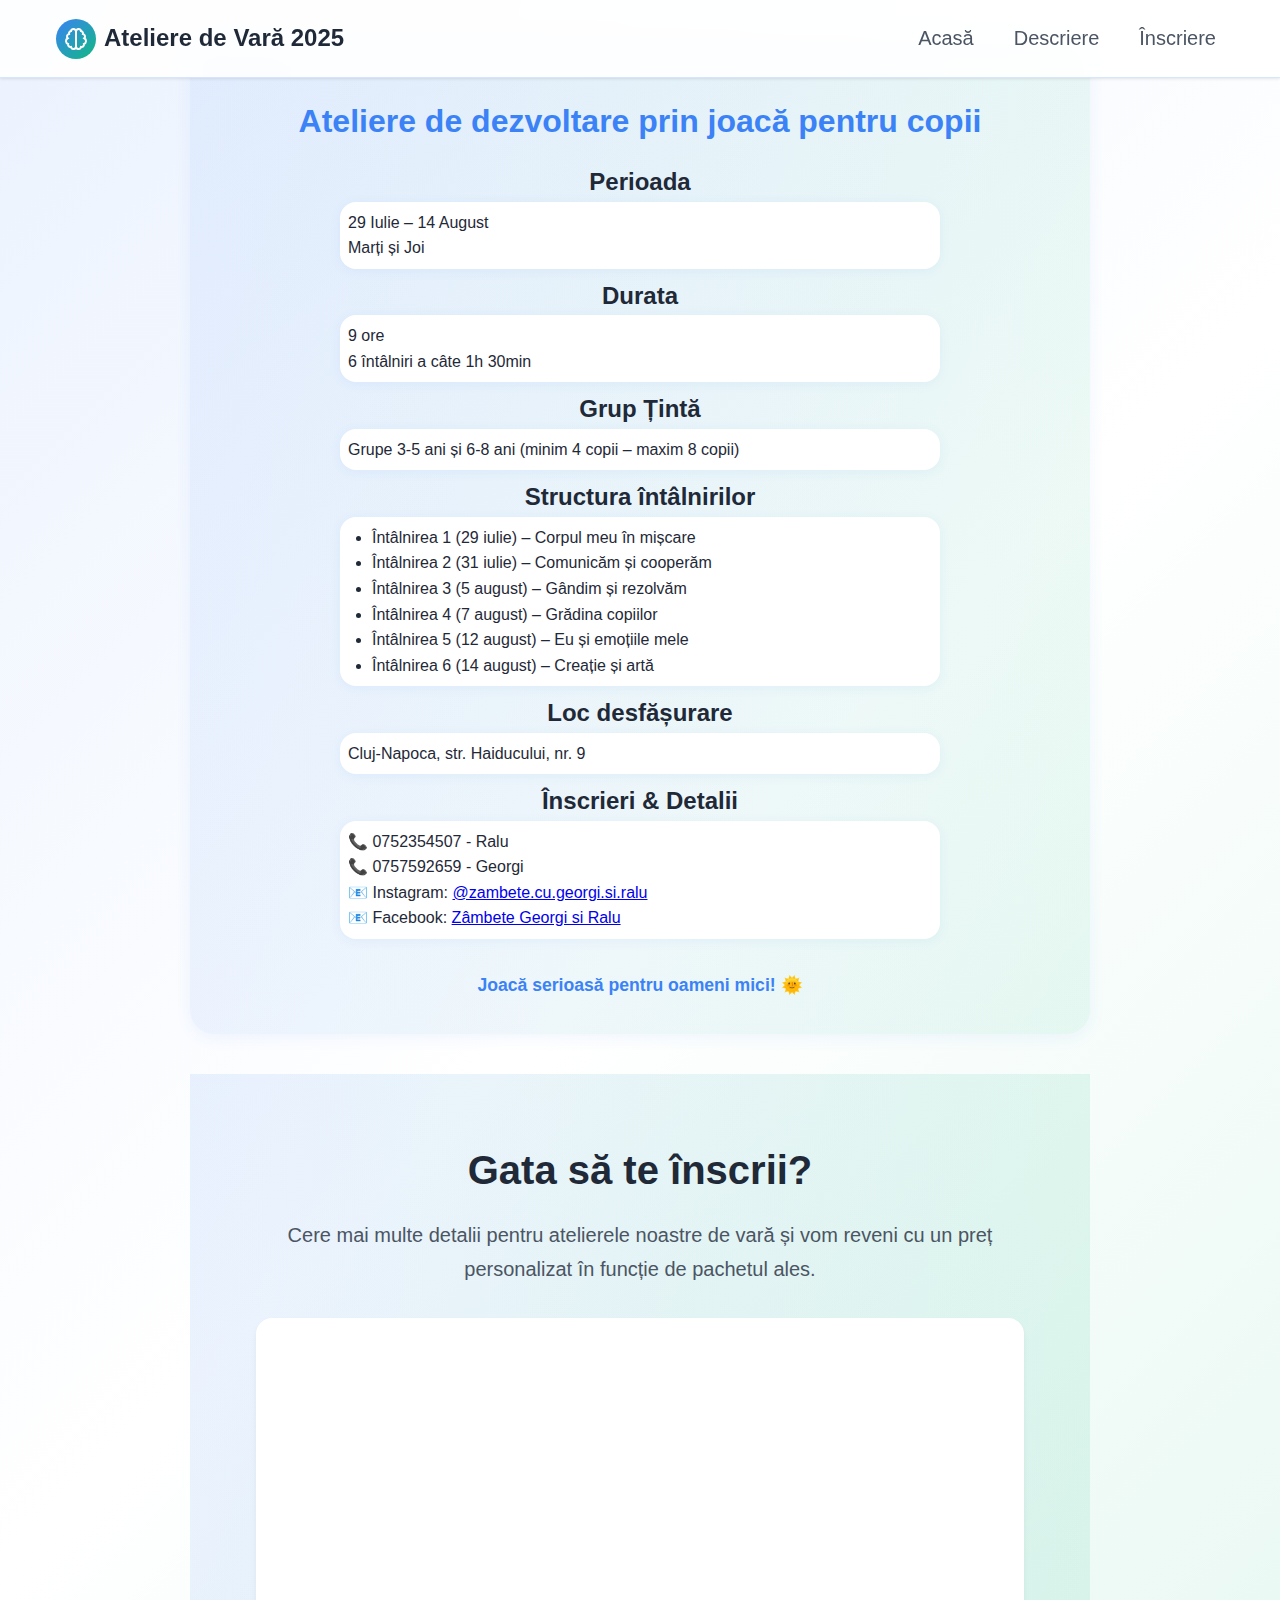
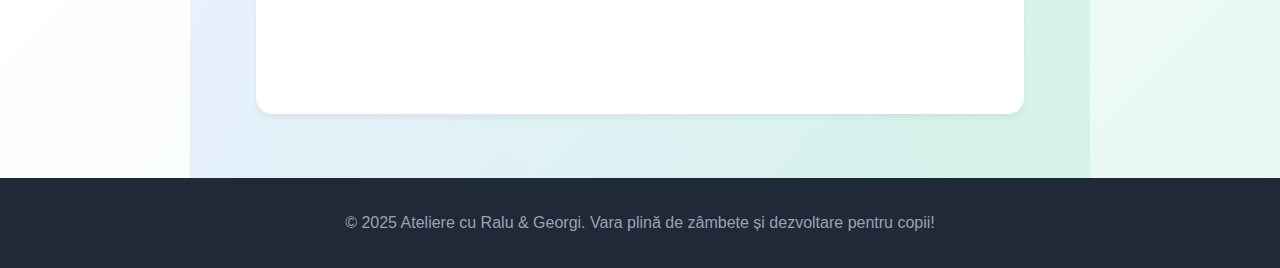
<file: 2025.html>
<!DOCTYPE html>
<html lang="ro">
  <head>
    <meta charset="UTF-8" />
    <title>Ateliere de Vară 2025</title>
    <meta name="viewport" content="width=device-width, initial-scale=1" />
    <link rel="stylesheet" href="style.css" />
  </head>
  <body
    style="
      font-family: var(--font-inter);
      line-height: 1.6;
      color: var(--text-gray-800);
      background: linear-gradient(
        135deg,
        rgba(59, 130, 246, 0.1) 0%,
        rgba(255, 255, 255, 1) 50%,
        rgba(16, 185, 129, 0.1) 100%
      );
      min-height: 100vh;
    "
  >
    <nav id="navbar">
      <div class="nav-container">
        <div class="nav-brand">
          <div class="nav-logo">
            <svg
              width="24"
              height="24"
              viewBox="0 0 24 24"
              fill="none"
              stroke="currentColor"
              stroke-width="2"
            >
              <path
                d="M9.5 2A2.5 2.5 0 0 1 12 4.5v15a2.5 2.5 0 0 1-4.96.44 2.5 2.5 0 0 1-2.96-3.08 3 3 0 0 1-.34-5.58 2.5 2.5 0 0 1 1.32-4.24 2.5 2.5 0 0 1 1.98-3A2.5 2.5 0 0 1 9.5 2Z"
              />
              <path
                d="M14.5 2A2.5 2.5 0 0 0 12 4.5v15a2.5 2.5 0 0 0 4.96.44 2.5 2.5 0 0 0 2.96-3.08 3 3 0 0 0 .34-5.58 2.5 2.5 0 0 0-1.32-4.24 2.5 2.5 0 0 0-1.98-3A2.5 2.5 0 0 0 14.5 2Z"
              />
            </svg>
          </div>
          <a
            href="index.html"
            class="brand-name"
            style="text-decoration: none; color: inherit"
            >Ateliere de Vară 2025</a
          >
        </div>
        <button
          class="hamburger"
          id="hamburgerBtn"
          aria-label="Deschide meniul"
          aria-expanded="false"
          aria-controls="mainNavMenu"
        >
          <span class="bar"></span>
          <span class="bar"></span>
          <span class="bar"></span>
        </button>
        <div class="nav-menu" id="mainNavMenu">
          <button class="nav-link" onclick="window.location.href='/'">
            Acasă
          </button>
          <button
            class="nav-link"
            onclick="scrollToSection2025('main2025'); closeMobileMenu2025()"
          >
            Descriere
          </button>
          <button
            class="nav-link"
            onclick="scrollToSection2025('contact'); closeMobileMenu2025()"
          >
            Înscriere
          </button>
        </div>
      </div>
    </nav>
    <main class="container" id="main2025" style="scroll-margin-top: 90px">
      <section class="summer2025-wrapper" style="margin-bottom: 2.5rem">
        <h1 class="summer2025-title">
          Ateliere de dezvoltare prin joacă pentru copii
        </h1>
        <section>
          <h2>Perioada</h2>
          <div class="summer2025-info">
            29 Iulie – 14 August<br />
            Marți și Joi
          </div>
        </section>
        <section>
          <h2>Durata</h2>
          <div class="summer2025-info">
            9 ore<br />
            6 întâlniri a câte 1h 30min
          </div>
        </section>
        <section>
          <h2>Grup Țintă</h2>
          <div class="summer2025-info">
            Grupe 3-5 ani și 6-8 ani (minim 4 copii – maxim 8 copii)
          </div>
        </section>
        <section>
          <h2>Structura întâlnirilor</h2>
          <ul class="summer2025-list">
            <li>Întâlnirea 1 (29 iulie) – Corpul meu în mișcare</li>
            <li>Întâlnirea 2 (31 iulie) – Comunicăm și cooperăm</li>
            <li>Întâlnirea 3 (5 august) – Gândim și rezolvăm</li>
            <li>Întâlnirea 4 (7 august) – Grădina copiilor</li>
            <li>Întâlnirea 5 (12 august) – Eu și emoțiile mele</li>
            <li>Întâlnirea 6 (14 august) – Creație și artă</li>
          </ul>
        </section>
        <section>
          <h2>Loc desfășurare</h2>
          <div class="summer2025-info">Cluj-Napoca, str. Haiducului, nr. 9</div>
        </section>
        <section>
          <h2>Înscrieri & Detalii</h2>
          <div class="summer2025-info">
            📞 0752354507 - Ralu<br />
            📞 0757592659 - Georgi<br />
            📧 Instagram:
            <a
              href="https://instagram.com/zambete.cu.georgi.si.ralu"
              target="_blank"
              >@zambete.cu.georgi.si.ralu</a
            ><br />
            📧 Facebook:
            <a
              href="https://www.facebook.com/profile.php?id=61576915013549"
              target="_blank"
              >Zâmbete Georgi si Ralu</a
            >
          </div>
        </section>
        <div class="summer2025-contact">
          <strong>Joacă serioasă pentru oameni mici!</strong> 🌞
        </div>
      </section>
      <section
        id="contact"
        class="contact-section"
        style="margin-top: 0"
        id="inscriere2025"
      >
        <div class="contact-content">
          <h2 class="section-title">Gata să te înscrii?</h2>
          <p class="section-description">
            Cere mai multe detalii pentru atelierele noastre de vară și vom
            reveni cu un preț personalizat în funcție de pachetul ales.
          </p>
          <div class="contact-card">
            <iframe
              data-tally-src="https://tally.so/embed/wk1N1e?alignLeft=1&hideTitle=1&transparentBackground=1&dynamicHeight=1"
              loading="lazy"
              width="100%"
              height="324"
              frameborder="0"
              marginheight="0"
              marginwidth="0"
              title="Contact ateliere"
            ></iframe>
          </div>
        </div>
      </section>
      <script>
        var d = document,
          w = "https://tally.so/widgets/embed.js",
          v = function () {
            "undefined" != typeof Tally
              ? Tally.loadEmbeds()
              : d
                  .querySelectorAll("iframe[data-tally-src]:not([src])")
                  .forEach(function (e) {
                    e.src = e.dataset.tallySrc;
                  });
          };
        if ("undefined" != typeof Tally) v();
        else if (d.querySelector('script[src="' + w + '"]') == null) {
          var s = d.createElement("script");
          (s.src = w), (s.onload = v), (s.onerror = v), d.body.appendChild(s);
        }
      </script>
    </main>
    <footer class="footer">
      <div class="container">
        <div class="footer-content">
          <p class="footer-text">
            © 2025 Ateliere cu Ralu & Georgi. Vara plină de zâmbete și
            dezvoltare pentru copii!
          </p>
        </div>
      </div>
    </footer>
    <script>
      // Hamburger menu logic pentru 2025.html
      const hamburgerBtn = document.getElementById("hamburgerBtn");
      const navMenu = document.getElementById("mainNavMenu");
      function toggleMenu2025() {
        const expanded = hamburgerBtn.getAttribute("aria-expanded") === "true";
        hamburgerBtn.setAttribute("aria-expanded", !expanded);
        navMenu.classList.toggle("open");
        hamburgerBtn.classList.toggle("open");
      }
      function closeMobileMenu2025() {
        if (window.innerWidth <= 900) {
          navMenu.classList.remove("open");
          hamburgerBtn.classList.remove("open");
          hamburgerBtn.setAttribute("aria-expanded", false);
        }
      }
      hamburgerBtn.addEventListener("click", toggleMenu2025);
      window.addEventListener("resize", () => {
        if (window.innerWidth > 900) {
          navMenu.classList.remove("open");
          hamburgerBtn.classList.remove("open");
          hamburgerBtn.setAttribute("aria-expanded", false);
        }
      });
      // Scroll to section cu offset pentru navbar fix
      function scrollToSection2025(sectionId) {
        const element = document.getElementById(sectionId);
        if (element) {
          const navbarHeight = document.getElementById("navbar").offsetHeight;
          const elementPosition = element.offsetTop - navbarHeight;
          window.scrollTo({
            top: elementPosition,
            behavior: "smooth",
          });
        }
      }
    </script>
  </body>
</html>
</file>
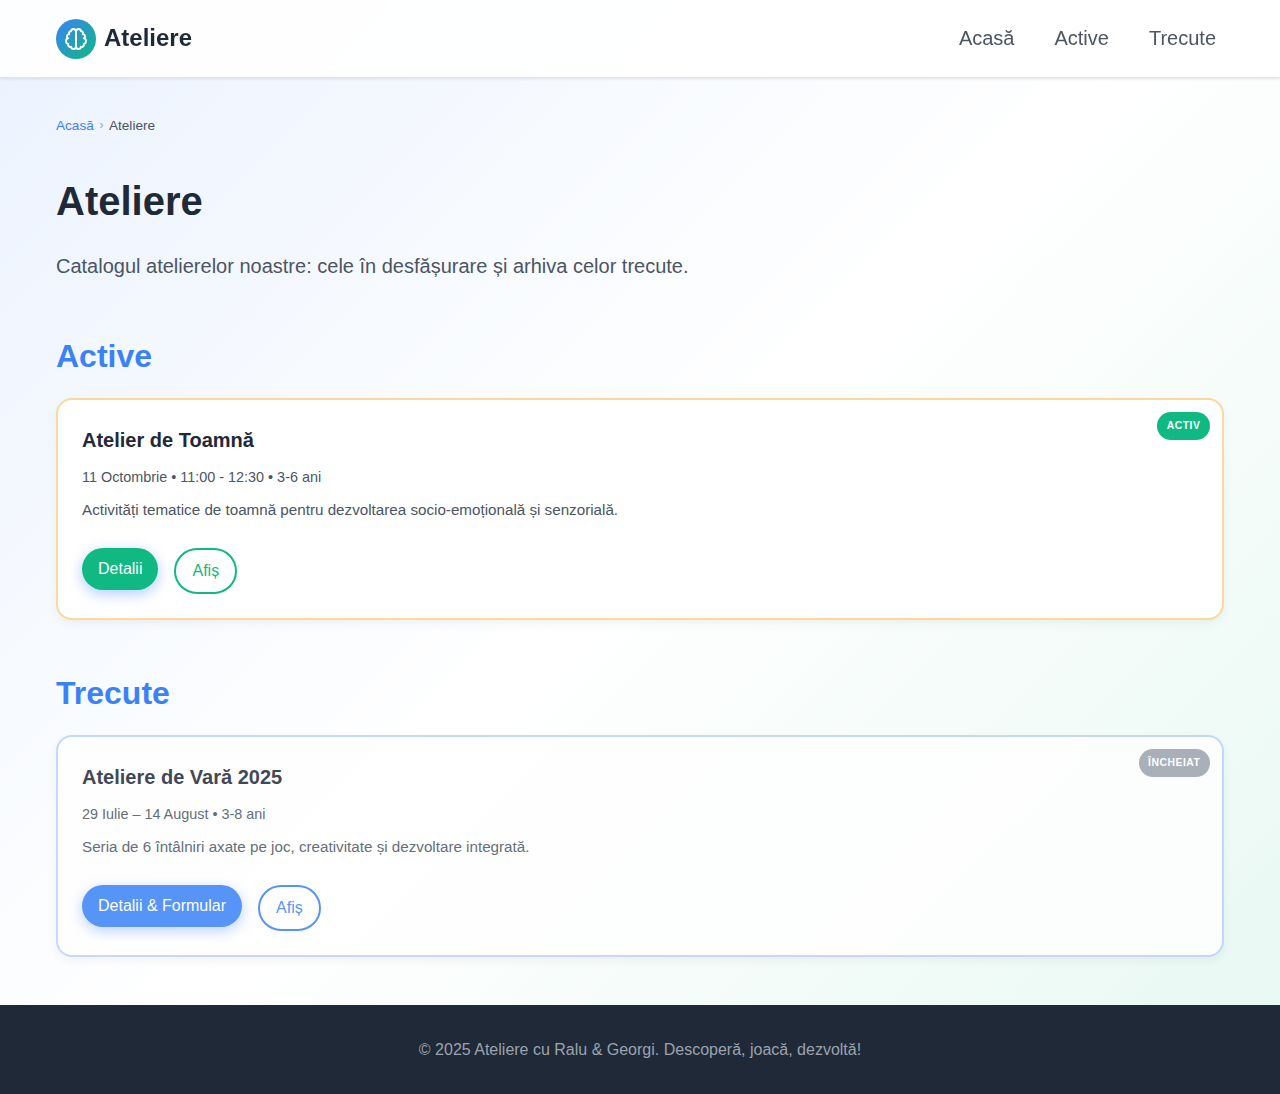
<file: ateliere.html>
<!DOCTYPE html>
<html lang="ro">
  <head>
    <meta charset="UTF-8" />
    <title>Ateliere - Active & Trecute</title>
    <meta name="viewport" content="width=device-width, initial-scale=1" />
    <meta
      name="description"
      content="Director ateliere: active și trecute - dezvoltare cognitivă și socio-emoțională pentru copii"
    />
    <link rel="stylesheet" href="style.css" />
  </head>
  <body>
    <nav id="navbar">
      <div class="nav-container">
        <div class="nav-brand">
          <div class="nav-logo">
            <svg width="24" height="24" viewBox="0 0 24 24" fill="none" stroke="currentColor" stroke-width="2">
              <path
                d="M9.5 2A2.5 2.5 0 0 1 12 4.5v15a2.5 2.5 0 0 1-4.96.44 2.5 2.5 0 0 1-2.96-3.08 3 3 0 0 1-.34-5.58 2.5 2.5 0 0 1 1.32-4.24 2.5 2.5 0 0 1 1.98-3A2.5 2.5 0 0 1 9.5 2Z"
              />
              <path
                d="M14.5 2A2.5 2.5 0 0 0 12 4.5v15a2.5 2.5 0 0 0 4.96.44 2.5 2.5 0 0 0 2.96-3.08 3 3 0 0 0 .34-5.58 2.5 2.5 0 0 0-1.32-4.24 2.5 2.5 0 0 0-1.98-3A2.5 2.5 0 0 0 14.5 2Z"
              />
            </svg>
          </div>
          <a class="brand-name" href="index.html" style="text-decoration: none; color: inherit">Ateliere</a>
        </div>
        <button
          class="hamburger"
          id="hamburgerBtn"
          aria-label="Deschide meniul"
          aria-expanded="false"
          aria-controls="mainNavMenu"
        >
          <span class="bar"></span>
          <span class="bar"></span>
          <span class="bar"></span>
        </button>
        <div class="nav-menu" id="mainNavMenu">
          <button class="nav-link" onclick="window.location.href='index.html'">Acasă</button>
          <button class="nav-link" onclick="scrollToSection('active')">Active</button>
          <button class="nav-link" onclick="scrollToSection('trecute')">Trecute</button>
        </div>
      </div>
    </nav>

    <main class="container workshops-directory" style="scroll-margin-top: 80px">
      <nav class="breadcrumbs" aria-label="breadcrumb">
        <ol>
          <li><a href="index.html">Acasă</a></li>
          <li aria-current="page">Ateliere</li>
        </ol>
      </nav>
      <header class="directory-header">
        <h1 class="section-title" style="margin-top: 2rem">Ateliere</h1>
        <p class="section-description">Catalogul atelierelor noastre: cele în desfășurare și arhiva celor trecute.</p>
      </header>

      <section id="active" class="workshops-section">
        <h2 class="workshops-heading">Active</h2>
        <div class="workshops-grid">
          <article class="workshop-card active autumn">
            <div class="workshop-badge">Activ</div>
            <h3 class="workshop-title">Atelier de Toamnă</h3>
            <p class="workshop-meta">11 Octombrie • 11:00 - 12:30 • 3-6 ani</p>
            <p class="workshop-desc">Activități tematice de toamnă pentru dezvoltarea socio-emoțională și senzorială.</p>
            <div class="workshop-actions">
              <a class="workshop-link" href="toamna25.html">Detalii</a>
              <a
                class="workshop-link outline poster-trigger"
                href="assets/toamna25.jpg"
                data-poster="toamna25"
                rel="noopener"
                >Afiș</a
              >
            </div>
          </article>
        </div>
      </section>

      <section id="trecute" class="workshops-section past">
        <h2 class="workshops-heading">Trecute</h2>
        <div class="workshops-grid">
          <article class="workshop-card past summer">
            <div class="workshop-badge past">Încheiat</div>
            <h3 class="workshop-title">Ateliere de Vară 2025</h3>
            <p class="workshop-meta">29 Iulie – 14 August • 3-8 ani</p>
            <p class="workshop-desc">Seria de 6 întâlniri axate pe joc, creativitate și dezvoltare integrată.</p>
            <div class="workshop-actions">
              <a class="workshop-link" href="vara25.html">Detalii & Formular</a>
              <a class="workshop-link outline poster-trigger" href="assets/vara25.jpg" data-poster="vara25" rel="noopener"
                >Afiș</a
              >
            </div>
          </article>
        </div>
      </section>
    </main>

    <footer class="footer">
      <div class="container">
        <div class="footer-content">
          <p class="footer-text">© 2025 Ateliere cu Ralu & Georgi. Descoperă, joacă, dezvoltă!</p>
        </div>
      </div>
    </footer>

    <script>
      const hamburgerBtn = document.getElementById("hamburgerBtn");
      const navMenu = document.getElementById("mainNavMenu");
      function toggleMenu() {
        const expanded = hamburgerBtn.getAttribute("aria-expanded") === "true";
        hamburgerBtn.setAttribute("aria-expanded", !expanded);
        navMenu.classList.toggle("open");
        hamburgerBtn.classList.toggle("open");
      }
      function closeMobileMenu() {
        if (window.innerWidth <= 900) {
          navMenu.classList.remove("open");
          hamburgerBtn.classList.remove("open");
          hamburgerBtn.setAttribute("aria-expanded", false);
        }
      }
      hamburgerBtn.addEventListener("click", toggleMenu);
      window.addEventListener("resize", () => {
        if (window.innerWidth > 900) {
          navMenu.classList.remove("open");
          hamburgerBtn.classList.remove("open");
          hamburgerBtn.setAttribute("aria-expanded", false);
        }
      });
      function scrollToSection(id) {
        const el = document.getElementById(id);
        if (el) {
          const h = document.getElementById("navbar").offsetHeight;
          const p = el.offsetTop - h;
          window.scrollTo({ top: p, behavior: "smooth" });
          closeMobileMenu();
        }
      }
      // Lightbox poster logic
      document.addEventListener("DOMContentLoaded", () => {
        const posterLinks = document.querySelectorAll(".poster-trigger");
        if (!posterLinks.length) return;
        const overlay = document.createElement("div");
        overlay.className = "lightbox-overlay";
        overlay.innerHTML = `<div class="lightbox-content" role="dialog" aria-modal="true" aria-label="Afiș atelier"><button class="lightbox-close" aria-label="Închide">×</button><img alt="Afiș atelier" /><div class="lightbox-caption"></div></div>`;
        document.body.appendChild(overlay);
        const img = overlay.querySelector("img");
        const caption = overlay.querySelector(".lightbox-caption");
        const closeBtn = overlay.querySelector(".lightbox-close");
        function open(src, cap) {
          img.src = "";
          img.src = src;
          caption.textContent = cap || "";
          overlay.classList.add("open");
          document.body.style.overflow = "hidden";
        }
        function close() {
          overlay.classList.remove("open");
          img.src = "";
          document.body.style.overflow = "";
        }
        posterLinks.forEach(a =>
          a.addEventListener("click", e => {
            e.preventDefault();
            open(a.getAttribute("href"), a.textContent.trim());
          })
        );
        overlay.addEventListener("click", e => {
          if (e.target === overlay) close();
        });
        closeBtn.addEventListener("click", close);
        document.addEventListener("keydown", e => {
          if (e.key === "Escape" && overlay.classList.contains("open")) close();
        });
        img.addEventListener("error", () => {
          caption.textContent = "Imagine indisponibilă";
        });
      });
    </script>
  </body>
</html>
</file>
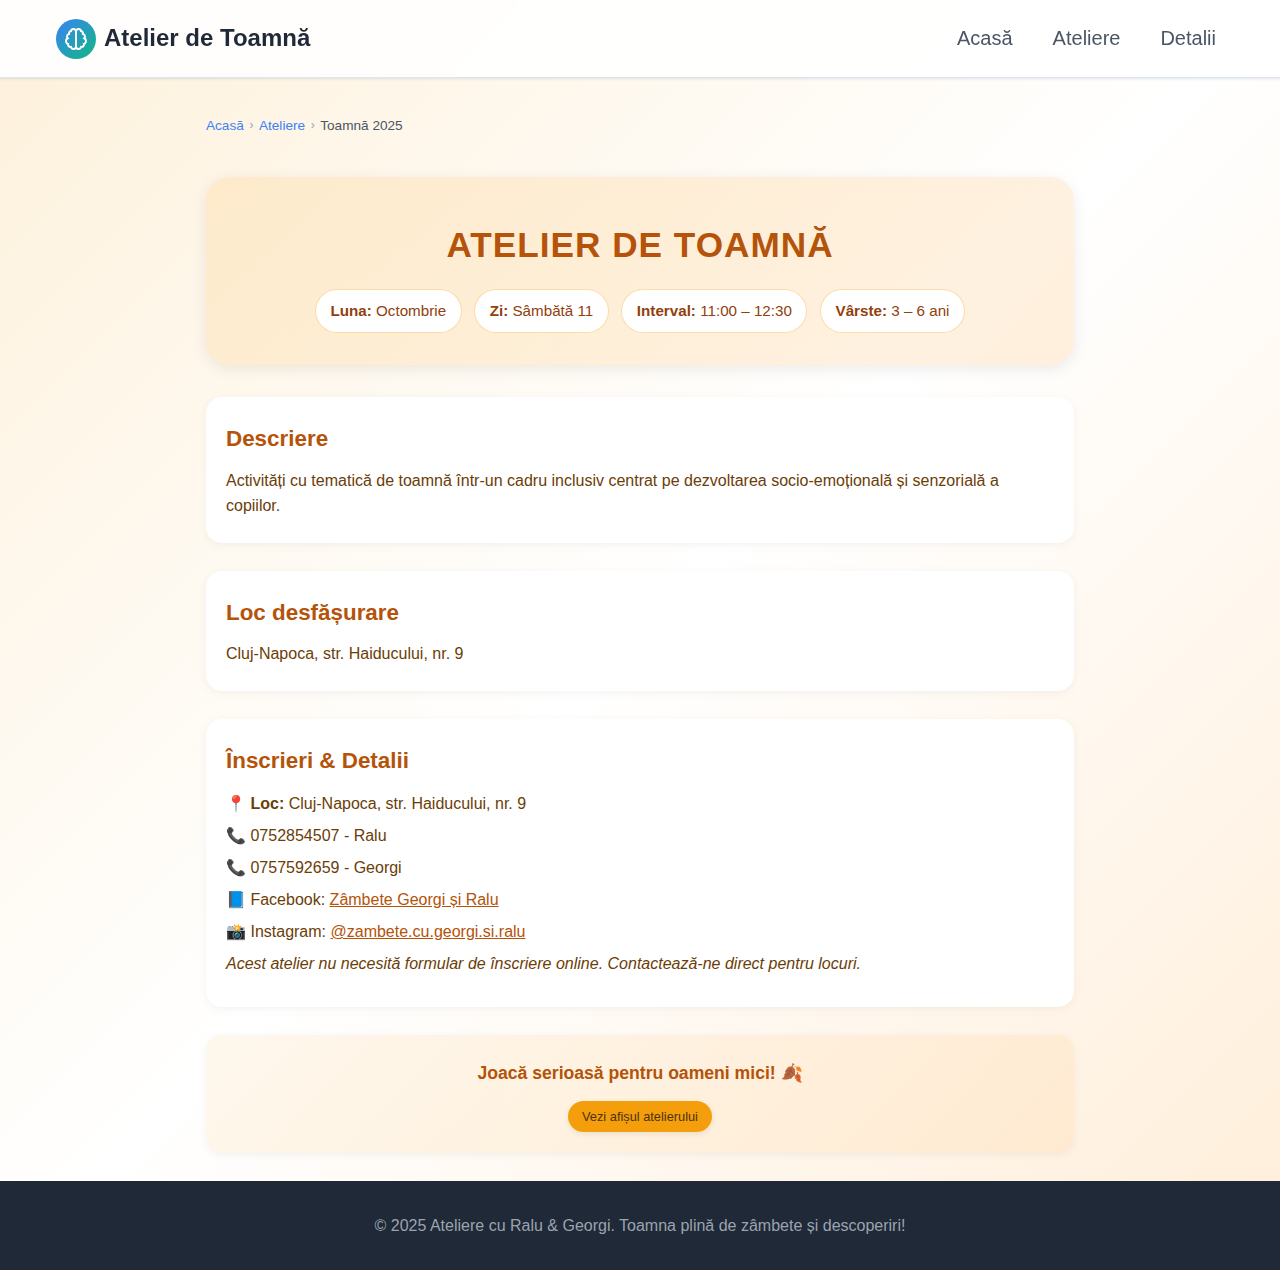
<file: toamna25.html>
<!DOCTYPE html>
<html lang="ro">
  <head>
    <meta charset="UTF-8" />
    <title>Atelier de Toamnă 2025</title>
    <meta name="viewport" content="width=device-width, initial-scale=1" />
    <meta
      name="description"
      content="Atelier de toamnă - activități cu tematică de toamnă pentru copii 3-6 ani, dezvoltare socio-emoțională și senzorială"
    />
    <link rel="stylesheet" href="style.css" />
  </head>
  <body class="atelier-season-autumn">
    <nav id="navbar">
      <div class="nav-container">
        <div class="nav-brand">
          <div class="nav-logo">
            <svg width="24" height="24" viewBox="0 0 24 24" fill="none" stroke="currentColor" stroke-width="2">
              <path
                d="M9.5 2A2.5 2.5 0 0 1 12 4.5v15a2.5 2.5 0 0 1-4.96.44 2.5 2.5 0 0 1-2.96-3.08 3 3 0 0 1-.34-5.58 2.5 2.5 0 0 1 1.32-4.24 2.5 2.5 0 0 1 1.98-3A2.5 2.5 0 0 1 9.5 2Z"
              />
              <path
                d="M14.5 2A2.5 2.5 0 0 0 12 4.5v15a2.5 2.5 0 0 0 4.96.44 2.5 2.5 0 0 0 2.96-3.08 3 3 0 0 0 .34-5.58 2.5 2.5 0 0 0-1.32-4.24 2.5 2.5 0 0 0-1.98-3A2.5 2.5 0 0 0 14.5 2Z"
              />
            </svg>
          </div>
          <a href="ateliere.html" class="brand-name" style="text-decoration: none; color: inherit">Atelier de Toamnă</a>
        </div>
        <button
          class="hamburger"
          id="hamburgerBtn"
          aria-label="Deschide meniul"
          aria-expanded="false"
          aria-controls="mainNavMenu"
        >
          <span class="bar"></span>
          <span class="bar"></span>
          <span class="bar"></span>
        </button>
        <div class="nav-menu" id="mainNavMenu">
          <button class="nav-link" onclick="window.location.href='index.html'">Acasă</button>
          <button class="nav-link" onclick="window.location.href='ateliere.html'">Ateliere</button>
          <button class="nav-link" onclick="scrollToSection('detalii')">Detalii</button>
        </div>
      </div>
    </nav>

    <main class="container atelier-page" style="scroll-margin-top: 90px">
      <nav class="breadcrumbs" aria-label="breadcrumb">
        <ol>
          <li><a href="index.html">Acasă</a></li>
          <li><a href="ateliere.html">Ateliere</a></li>
          <li aria-current="page">Toamnă 2025</li>
        </ol>
      </nav>
      <header class="atelier-hero">
        <h1 class="atelier-title">ATELIER DE TOAMNĂ</h1>
        <div class="atelier-meta">
          <div class="meta-item"><strong>Luna:</strong> Octombrie</div>
          <div class="meta-item"><strong>Zi:</strong> Sâmbătă 11</div>
          <div class="meta-item"><strong>Interval:</strong> 11:00 – 12:30</div>
          <div class="meta-item"><strong>Vârste:</strong> 3 – 6 ani</div>
        </div>
      </header>

      <section id="detalii" class="atelier-section">
        <h2>Descriere</h2>
        <p class="atelier-text">
          Activități cu tematică de toamnă într-un cadru inclusiv centrat pe dezvoltarea socio-emoțională și senzorială a
          copiilor.
        </p>
      </section>

      <section class="atelier-section">
        <h2>Loc desfășurare</h2>
        <p class="atelier-text">Cluj-Napoca, str. Haiducului, nr. 9</p>
      </section>

      <section class="atelier-section">
        <h2>Înscrieri & Detalii</h2>
        <div class="atelier-contact">
          <p>📍 <strong>Loc:</strong> Cluj-Napoca, str. Haiducului, nr. 9</p>
          <p>📞 0752854507 - Ralu</p>
          <p>📞 0757592659 - Georgi</p>
          <p>
            📘 Facebook:
            <a href="https://www.facebook.com/profile.php?id=61576915013549" target="_blank">Zâmbete Georgi și Ralu</a>
          </p>
          <p>
            📸 Instagram:
            <a href="https://instagram.com/zambete.cu.georgi.si.ralu" target="_blank">@zambete.cu.georgi.si.ralu</a>
          </p>
          <p><em>Acest atelier nu necesită formular de înscriere online. Contactează-ne direct pentru locuri.</em></p>
        </div>
      </section>

      <section class="atelier-section note-section">
        <p class="atelier-motto">Joacă serioasă pentru oameni mici! 🍂</p>
        <p style="text-align: center; margin-top: 1rem">
          <a class="poster-link poster-trigger" href="assets/toamna25.jpg" rel="noopener">Vezi afișul atelierului</a>
        </p>
      </section>
    </main>

    <footer class="footer">
      <div class="container">
        <div class="footer-content">
          <p class="footer-text">© 2025 Ateliere cu Ralu & Georgi. Toamna plină de zâmbete și descoperiri!</p>
        </div>
      </div>
    </footer>

    <script>
      const hamburgerBtn = document.getElementById("hamburgerBtn");
      const navMenu = document.getElementById("mainNavMenu");
      function toggleMenu() {
        const expanded = hamburgerBtn.getAttribute("aria-expanded") === "true";
        hamburgerBtn.setAttribute("aria-expanded", !expanded);
        navMenu.classList.toggle("open");
        hamburgerBtn.classList.toggle("open");
      }
      function closeMobileMenu() {
        if (window.innerWidth <= 900) {
          navMenu.classList.remove("open");
          hamburgerBtn.classList.remove("open");
          hamburgerBtn.setAttribute("aria-expanded", false);
        }
      }
      hamburgerBtn.addEventListener("click", toggleMenu);
      window.addEventListener("resize", () => {
        if (window.innerWidth > 900) {
          navMenu.classList.remove("open");
          hamburgerBtn.classList.remove("open");
          hamburgerBtn.setAttribute("aria-expanded", false);
        }
      });
      function scrollToSection(id) {
        const el = document.getElementById(id);
        if (el) {
          const h = document.getElementById("navbar").offsetHeight;
          const p = el.offsetTop - h;
          window.scrollTo({ top: p, behavior: "smooth" });
        }
      }
      // Lightbox init
      document.addEventListener("DOMContentLoaded", () => {
        const links = document.querySelectorAll(".poster-trigger");
        if (!links.length) return;
        const overlay = document.createElement("div");
        overlay.className = "lightbox-overlay";
        overlay.innerHTML = `<div class="lightbox-content" role="dialog" aria-modal="true" aria-label="Afiș atelier"><button class="lightbox-close" aria-label="Închide">×</button><img alt="Afiș atelier" /><div class="lightbox-caption"></div></div>`;
        document.body.appendChild(overlay);
        const img = overlay.querySelector("img");
        const cap = overlay.querySelector(".lightbox-caption");
        const closeBtn = overlay.querySelector(".lightbox-close");
        function open(src, caption) {
          img.src = "";
          img.src = src;
          cap.textContent = caption || "";
          overlay.classList.add("open");
          document.body.style.overflow = "hidden";
        }
        function close() {
          overlay.classList.remove("open");
          img.src = "";
          document.body.style.overflow = "";
        }
        links.forEach(a =>
          a.addEventListener("click", e => {
            e.preventDefault();
            open(a.getAttribute("href"), a.textContent.trim());
          })
        );
        overlay.addEventListener("click", e => {
          if (e.target === overlay) close();
        });
        closeBtn.addEventListener("click", close);
        document.addEventListener("keydown", e => {
          if (e.key === "Escape" && overlay.classList.contains("open")) close();
        });
        img.addEventListener("error", () => {
          cap.textContent = "Imagine indisponibilă";
        });
      });
    </script>
  </body>
</html>
</file>
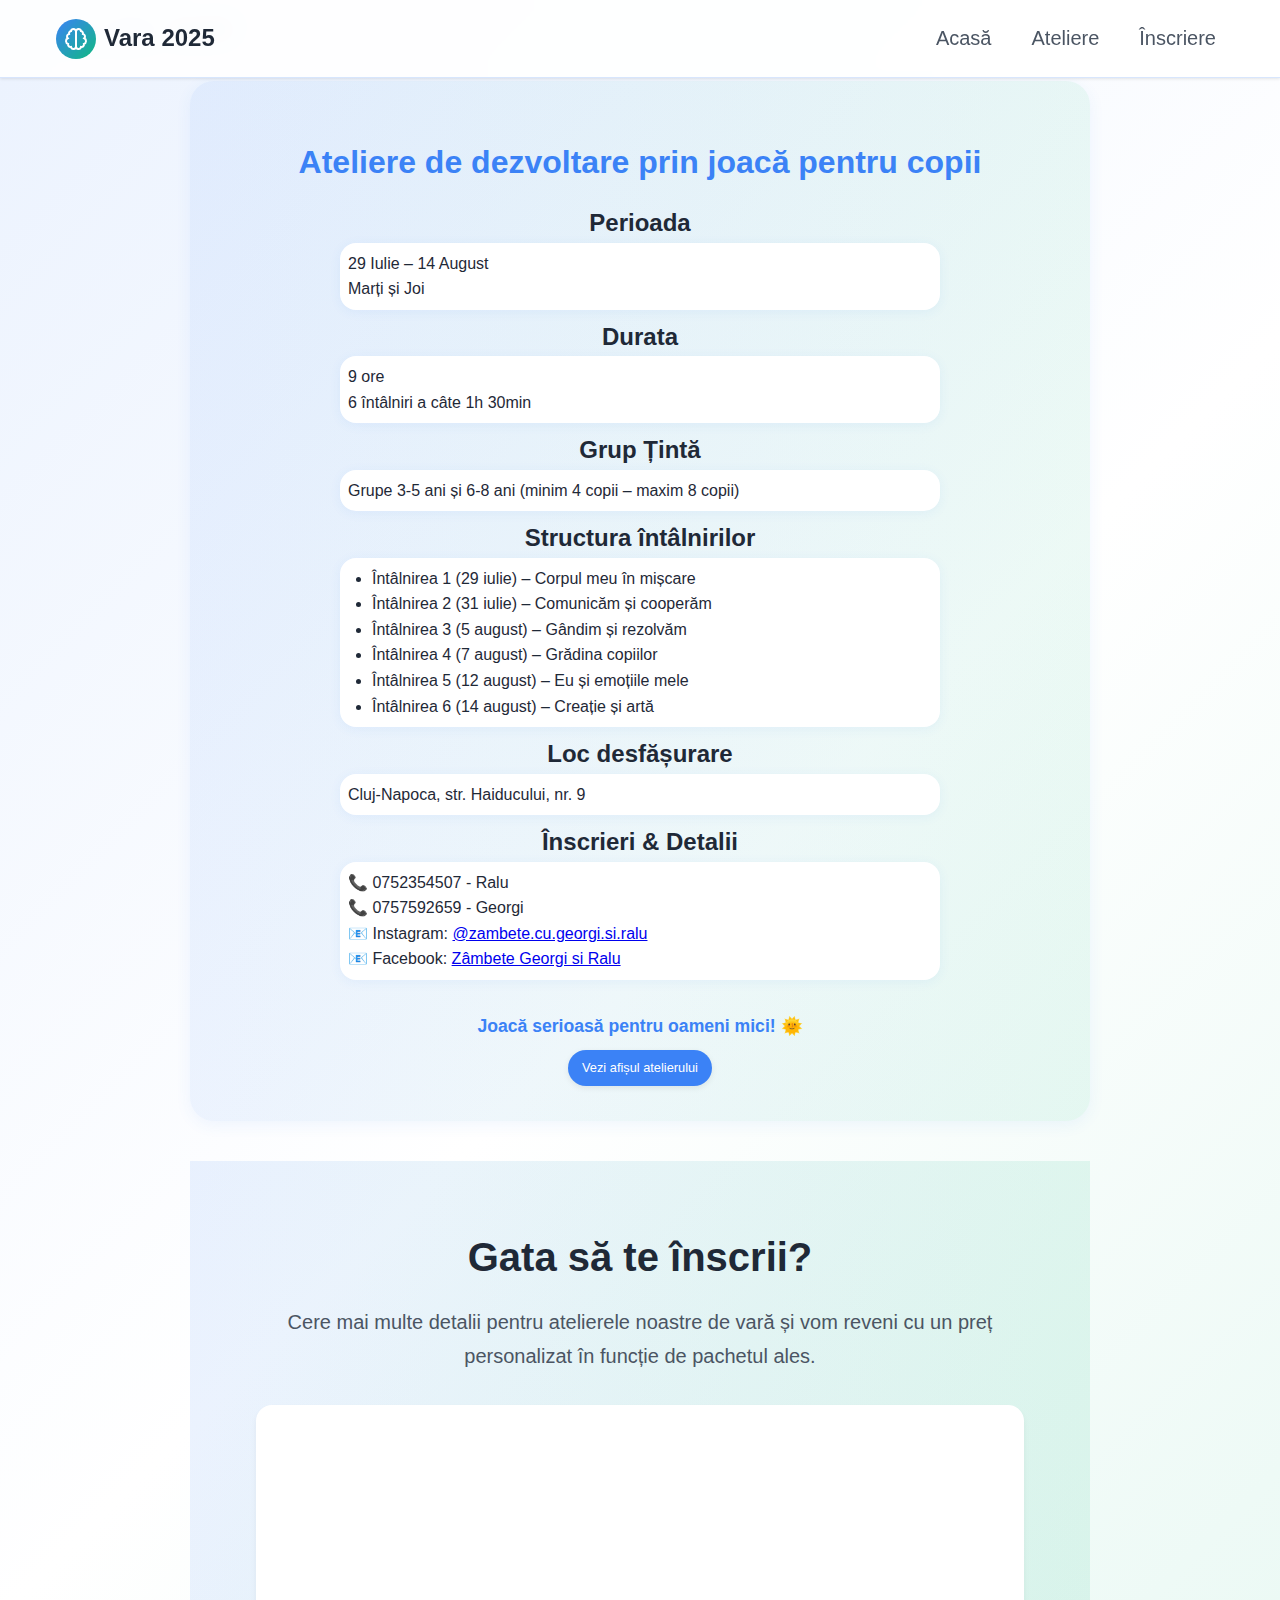
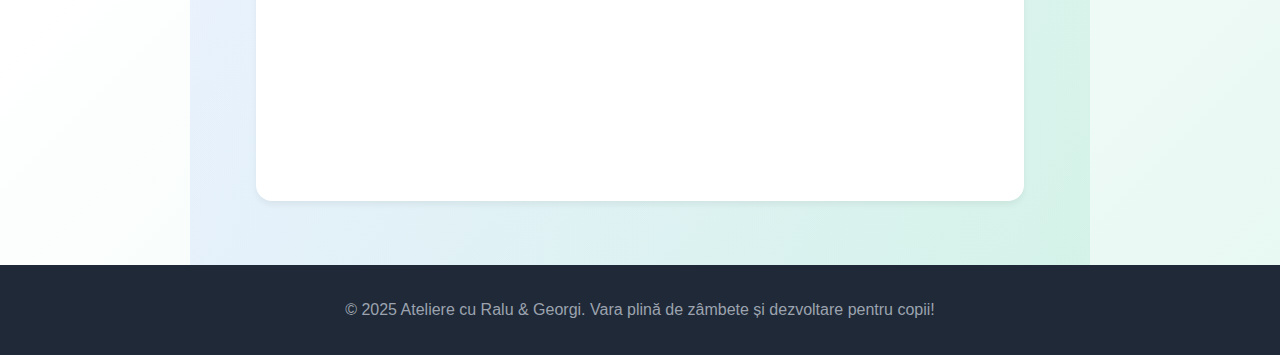
<file: vara25.html>
<!DOCTYPE html>
<html lang="ro">
  <head>
    <meta charset="UTF-8" />
    <title>Vara 2025 - Ateliere de dezvoltare</title>
    <meta name="viewport" content="width=device-width, initial-scale=1" />
    <link rel="stylesheet" href="style.css" />
  </head>
  <body
    style="
      font-family: var(--font-inter);
      line-height: 1.6;
      color: var(--text-gray-800);
      background: linear-gradient(135deg, rgba(59, 130, 246, 0.1) 0%, #fff 50%, rgba(16, 185, 129, 0.1) 100%);
      min-height: 100vh;
    "
  >
    <nav id="navbar">
      <div class="nav-container">
        <div class="nav-brand">
          <div class="nav-logo">
            <svg width="24" height="24" viewBox="0 0 24 24" fill="none" stroke="currentColor" stroke-width="2">
              <path
                d="M9.5 2A2.5 2.5 0 0 1 12 4.5v15a2.5 2.5 0 0 1-4.96.44 2.5 2.5 0 0 1-2.96-3.08 3 3 0 0 1-.34-5.58 2.5 2.5 0 0 1 1.32-4.24 2.5 2.5 0 0 1 1.98-3A2.5 2.5 0 0 1 9.5 2Z"
              />
              <path
                d="M14.5 2A2.5 2.5 0 0 0 12 4.5v15a2.5 2.5 0 0 0 4.96.44 2.5 2.5 0 0 0 2.96-3.08 3 3 0 0 0 .34-5.58 2.5 2.5 0 0 0-1.32-4.24 2.5 2.5 0 0 0-1.98-3A2.5 2.5 0 0 0 14.5 2Z"
              />
            </svg>
          </div>
          <a href="ateliere.html" class="brand-name" style="text-decoration: none; color: inherit">Vara 2025</a>
        </div>
        <button
          class="hamburger"
          id="hamburgerBtn"
          aria-label="Deschide meniul"
          aria-expanded="false"
          aria-controls="mainNavMenu"
        >
          <span class="bar"></span>
          <span class="bar"></span>
          <span class="bar"></span>
        </button>
        <div class="nav-menu" id="mainNavMenu">
          <button class="nav-link" onclick="window.location.href='index.html'">Acasă</button>
          <button class="nav-link" onclick="window.location.href='ateliere.html'">Ateliere</button>
          <button class="nav-link" onclick="scrollToSection2025('contact'); closeMobileMenu2025()">Înscriere</button>
        </div>
      </div>
    </nav>
    <main class="container" id="main2025" style="scroll-margin-top: 90px">
      <nav class="breadcrumbs" aria-label="breadcrumb">
        <ol>
          <li><a href="index.html">Acasă</a></li>
          <li><a href="ateliere.html">Ateliere</a></li>
          <li aria-current="page">Vara 2025</li>
        </ol>
      </nav>
      <section class="summer2025-wrapper" style="margin-bottom: 2.5rem">
        <h1 class="summer2025-title">Ateliere de dezvoltare prin joacă pentru copii</h1>
        <section>
          <h2>Perioada</h2>
          <div class="summer2025-info">29 Iulie – 14 August<br />Marți și Joi</div>
        </section>
        <section>
          <h2>Durata</h2>
          <div class="summer2025-info">9 ore<br />6 întâlniri a câte 1h 30min</div>
        </section>
        <section>
          <h2>Grup Țintă</h2>
          <div class="summer2025-info">Grupe 3-5 ani și 6-8 ani (minim 4 copii – maxim 8 copii)</div>
        </section>
        <section>
          <h2>Structura întâlnirilor</h2>
          <ul class="summer2025-list">
            <li>Întâlnirea 1 (29 iulie) – Corpul meu în mișcare</li>
            <li>Întâlnirea 2 (31 iulie) – Comunicăm și cooperăm</li>
            <li>Întâlnirea 3 (5 august) – Gândim și rezolvăm</li>
            <li>Întâlnirea 4 (7 august) – Grădina copiilor</li>
            <li>Întâlnirea 5 (12 august) – Eu și emoțiile mele</li>
            <li>Întâlnirea 6 (14 august) – Creație și artă</li>
          </ul>
        </section>
        <section>
          <h2>Loc desfășurare</h2>
          <div class="summer2025-info">Cluj-Napoca, str. Haiducului, nr. 9</div>
        </section>
        <section>
          <h2>Înscrieri & Detalii</h2>
          <div class="summer2025-info">
            📞 0752354507 - Ralu<br />📞 0757592659 - Georgi<br />📧 Instagram:
            <a href="https://instagram.com/zambete.cu.georgi.si.ralu" target="_blank">@zambete.cu.georgi.si.ralu</a><br />📧
            Facebook:
            <a href="https://www.facebook.com/profile.php?id=61576915013549" target="_blank">Zâmbete Georgi si Ralu</a>
          </div>
        </section>
        <div class="summer2025-contact">
          <strong>Joacă serioasă pentru oameni mici!</strong> 🌞<br />
          <a
            class="poster-link poster-trigger"
            style="display: inline-block; margin-top: 0.6rem"
            href="assets/vara25.jpg"
            rel="noopener"
            >Vezi afișul atelierului</a
          >
        </div>
      </section>
      <section id="contact" class="contact-section" style="margin-top: 0" id="inscriere2025">
        <div class="contact-content">
          <h2 class="section-title">Gata să te înscrii?</h2>
          <p class="section-description">
            Cere mai multe detalii pentru atelierele noastre de vară și vom reveni cu un preț personalizat în funcție de
            pachetul ales.
          </p>
          <div class="contact-card">
            <iframe
              data-tally-src="https://tally.so/embed/wk1N1e?alignLeft=1&hideTitle=1&transparentBackground=1&dynamicHeight=1"
              loading="lazy"
              width="100%"
              height="324"
              frameborder="0"
              marginheight="0"
              marginwidth="0"
              title="Contact ateliere"
            ></iframe>
          </div>
        </div>
      </section>
      <script>
        var d = document,
          wsrc = "https://tally.so/widgets/embed.js",
          v = function () {
            if (typeof Tally !== "undefined") {
              Tally.loadEmbeds();
            } else {
              d.querySelectorAll("iframe[data-tally-src]:not([src])").forEach(function (e) {
                e.src = e.dataset.tallySrc;
              });
            }
          };
        if (typeof Tally !== "undefined") v();
        else if (d.querySelector('script[src="' + wsrc + '"]') == null) {
          var s = d.createElement("script");
          s.src = wsrc;
          s.onload = v;
          s.onerror = v;
          d.body.appendChild(s);
        }
      </script>
    </main>
    <footer class="footer">
      <div class="container">
        <div class="footer-content">
          <p class="footer-text">© 2025 Ateliere cu Ralu & Georgi. Vara plină de zâmbete și dezvoltare pentru copii!</p>
        </div>
      </div>
    </footer>
    <script>
      const hamburgerBtn = document.getElementById("hamburgerBtn");
      const navMenu = document.getElementById("mainNavMenu");
      function toggleMenu2025() {
        const expanded = hamburgerBtn.getAttribute("aria-expanded") === "true";
        hamburgerBtn.setAttribute("aria-expanded", !expanded);
        navMenu.classList.toggle("open");
        hamburgerBtn.classList.toggle("open");
      }
      function closeMobileMenu2025() {
        if (window.innerWidth <= 900) {
          navMenu.classList.remove("open");
          hamburgerBtn.classList.remove("open");
          hamburgerBtn.setAttribute("aria-expanded", false);
        }
      }
      hamburgerBtn.addEventListener("click", toggleMenu2025);
      window.addEventListener("resize", () => {
        if (window.innerWidth > 900) {
          navMenu.classList.remove("open");
          hamburgerBtn.classList.remove("open");
          hamburgerBtn.setAttribute("aria-expanded", false);
        }
      });
      function scrollToSection2025(id) {
        const el = document.getElementById(id);
        if (el) {
          const h = document.getElementById("navbar").offsetHeight;
          const p = el.offsetTop - h;
          window.scrollTo({ top: p, behavior: "smooth" });
        }
      }
      // Lightbox init
      document.addEventListener("DOMContentLoaded", () => {
        const links = document.querySelectorAll(".poster-trigger");
        if (!links.length) return;
        const overlay = document.createElement("div");
        overlay.className = "lightbox-overlay";
        overlay.innerHTML = `<div class=\"lightbox-content\" role=\"dialog\" aria-modal=\"true\" aria-label=\"Afiș atelier\"><button class=\"lightbox-close\" aria-label=\"Închide\">×</button><img alt=\"Afiș atelier\" /><div class=\"lightbox-caption\"></div></div>`;
        document.body.appendChild(overlay);
        const img = overlay.querySelector("img");
        const cap = overlay.querySelector(".lightbox-caption");
        const closeBtn = overlay.querySelector(".lightbox-close");
        function open(src, caption) {
          img.src = "";
          img.src = src;
          cap.textContent = caption || "";
          overlay.classList.add("open");
          document.body.style.overflow = "hidden";
        }
        function close() {
          overlay.classList.remove("open");
          img.src = "";
          document.body.style.overflow = "";
        }
        links.forEach(a =>
          a.addEventListener("click", e => {
            e.preventDefault();
            open(a.getAttribute("href"), a.textContent.trim());
          })
        );
        overlay.addEventListener("click", e => {
          if (e.target === overlay) close();
        });
        closeBtn.addEventListener("click", close);
        document.addEventListener("keydown", e => {
          if (e.key === "Escape" && overlay.classList.contains("open")) close();
        });
        img.addEventListener("error", () => {
          cap.textContent = "Imagine indisponibilă";
        });
      });
    </script>
  </body>
</html>
</file>
<file: style.css>
/* CSS Variables for Colors */
:root {
  --kidsgrow-blue: #3b82f6;
  --kidsgrow-green: #10b981;
  --kidsgrow-yellow: #f59e0b;
  --kidsgrow-pink: #ec4899;
  --kidsgrow-purple: #8b5cf6;
  --kidsgrow-orange: #f97316;

  --text-gray-800: #1f2937;
  --text-gray-600: #4b5563;
  --text-gray-400: #9ca3af;
  --bg-white: #ffffff;
  --bg-gray-50: #f9fafb;
  --bg-gray-800: #1f2937;

  --font-nunito: "Nunito", sans-serif;
  --font-inter: "Inter", sans-serif;
}

/* Reset and Base Styles */
* {
  margin: 0;
  padding: 0;
  box-sizing: border-box;
}

body {
  font-family: var(--font-inter);
  line-height: 1.6;
  color: var(--text-gray-800);
  background: linear-gradient(135deg, rgba(59, 130, 246, 0.1) 0%, rgba(255, 255, 255, 1) 50%, rgba(16, 185, 129, 0.1) 100%);
  min-height: 100vh;
}

.container {
  max-width: 1200px;
  margin: 0 auto;
  padding: 0 1rem;
}

/* Navigation */
#navbar {
  position: fixed;
  top: 0;
  left: 0;
  width: 100%;
  background: rgba(255, 255, 255, 0.9);
  backdrop-filter: blur(12px);
  box-shadow: 0 1px 3px rgba(0, 0, 0, 0.1);
  z-index: 1000;
  border-bottom: 1px solid rgba(59, 130, 246, 0.2);
}

.nav-container {
  max-width: 1200px;
  margin: 0 auto;
  padding: 0 1rem;
  display: flex;
  justify-content: space-between;
  align-items: center;
}

/* Desktop navigation - thicker navbar */
@media (min-width: 901px) {
  .nav-container {
    padding: 1rem 1rem;
  }
}

.nav-brand {
  display: flex;
  align-items: center;
  gap: 0.5rem;
}

.nav-logo {
  width: 40px;
  height: 40px;
  background: linear-gradient(135deg, var(--kidsgrow-blue), var(--kidsgrow-green));
  border-radius: 50%;
  display: flex;
  align-items: center;
  justify-content: center;
  color: white;
}

.brand-name {
  font-family: var(--font-nunito);
  font-size: 1.5rem;
  font-weight: bold;
  color: var(--text-gray-800);
}

.nav-menu {
  display: flex;
  gap: 1.5rem;
}

.nav-link {
  background: none;
  border: none;
  font-family: var(--font-inter);
  font-weight: 500;
  color: var(--text-gray-600);
  cursor: pointer;
  transition: color 0.3s ease;
  padding: 0.5rem 0;
}

.nav-link:hover,
.nav-link.active {
  color: var(--kidsgrow-blue);
}

.hamburger {
  display: none;
  flex-direction: column;
  justify-content: center;
  align-items: center;
  width: 44px;
  height: 44px;
  background: none;
  border: none;
  cursor: pointer;
  margin-left: auto;
  align-self: flex-end;
  z-index: 1002;
  position: relative;
  transition: background 0.2s;
}

.hamburger .bar {
  width: 28px;
  height: 3px;
  background: #2c3e50;
  margin: 4px 0;
  border-radius: 2px;
  transition: all 0.3s cubic-bezier(0.4, 0, 0.2, 1);
  position: absolute;
}

.hamburger .bar:nth-child(1) {
  top: 5px;
}

.hamburger .bar:nth-child(2) {
  top: 15px;
}

.hamburger .bar:nth-child(3) {
  top: 25px;
}

.hamburger.open .bar:nth-child(1) {
  top: 15px;
  transform: rotate(45deg);
}

.hamburger.open .bar:nth-child(2) {
  opacity: 0;
}

.hamburger.open .bar:nth-child(3) {
  top: 15px;
  transform: rotate(-45deg);
}

/* Hero Section */
.hero-section {
  padding: 1rem 0 1rem;
  min-height: 75vh;
  display: flex;
  align-items: center;
}

.hero-content {
  display: grid;
  grid-template-columns: 1fr 1fr;
  gap: 3rem;
  align-items: center;
}

.badge {
  display: inline-block;
  background: rgba(16, 185, 129, 0.2);
  color: var(--kidsgrow-green);
  padding: 0.5rem 1rem;
  border-radius: 9999px;
  font-size: 0.875rem;
  font-weight: 500;
  margin-bottom: 1rem;
  border: 1px solid rgba(16, 185, 129, 0.3);
}

.hero-title {
  font-family: var(--font-nunito);
  font-size: 3.5rem;
  font-weight: bold;
  line-height: 1.1;
  margin-bottom: 1.5rem;
}

.title-highlight {
  display: block;
  color: var(--kidsgrow-blue);
}

.hero-description {
  font-size: 1.25rem;
  color: var(--text-gray-600);
  margin-bottom: 2rem;
  line-height: 1.7;
}

.hero-buttons {
  display: flex;
  gap: 1rem;
  flex-wrap: wrap;
}

/* Buttons */
.btn {
  padding: 1rem 2rem;
  font-family: var(--font-nunito);
  font-size: 1.125rem;
  font-weight: 500;
  border-radius: 9999px;
  border: none;
  cursor: pointer;
  transition: all 0.3s ease;
  text-decoration: none;
  display: inline-block;
  text-align: center;
}

.btn-primary {
  background: var(--kidsgrow-blue);
  color: white;
  box-shadow: 0 4px 14px rgba(59, 130, 246, 0.4);
}

.btn-primary:hover {
  background: #2563eb;
  box-shadow: 0 6px 20px rgba(59, 130, 246, 0.6);
  transform: translateY(-2px);
}

.btn-secondary {
  background: transparent;
  color: var(--kidsgrow-green);
  border: 2px solid var(--kidsgrow-green);
}

.btn-secondary:hover {
  background: var(--kidsgrow-green);
  color: white;
}

.btn.large {
  padding: 1.5rem 2rem;
  font-size: 1.125rem;
}

/* Hero Visual */
.visual-grid {
  display: grid;
  grid-template-columns: 1fr 1fr;
  gap: 1rem;
}

.visual-column.offset {
  padding-top: 2rem;
}

.visual-item {
  width: 6rem;
  height: 6rem;
  border-radius: 1.5rem;
  display: flex;
  align-items: center;
  justify-content: center;
  margin-bottom: 1rem;
  color: white;
}

.visual-item:last-child {
  margin-bottom: 0;
}

.visual-item.brain-icon {
  background: linear-gradient(135deg, var(--kidsgrow-yellow), var(--kidsgrow-orange));
  border-radius: 1.5rem;
}

.visual-item.heart-icon {
  background: linear-gradient(135deg, var(--kidsgrow-pink), var(--kidsgrow-purple));
  border-radius: 50%;
  width: 5rem;
  height: 5rem;
}

.visual-item.book-icon {
  background: linear-gradient(135deg, var(--kidsgrow-green), var(--kidsgrow-blue));
  border-radius: 50%;
  width: 5rem;
  height: 5rem;
}

.visual-item.users-icon {
  background: linear-gradient(135deg, var(--kidsgrow-blue), var(--kidsgrow-purple));
  border-radius: 1.5rem;
}

/* Animations */
@keyframes float {
  0%,
  100% {
    transform: translateY(0px);
  }
  50% {
    transform: translateY(-10px);
  }
}

@keyframes bounce-gentle {
  0%,
  100% {
    transform: translateY(0px);
  }
  50% {
    transform: translateY(-5px);
  }
}

.animate-float {
  animation: float 3s ease-in-out infinite;
}

.animate-float-delayed {
  animation: float 3s ease-in-out infinite;
  animation-delay: 1s;
}

.animate-bounce-gentle {
  animation: bounce-gentle 2s ease-in-out infinite;
  animation-delay: 0.5s;
}

.animate-bounce-gentle-delayed {
  animation: bounce-gentle 2s ease-in-out infinite;
  animation-delay: 1.5s;
}

/* Sections */
.about-section {
  padding: 4rem 0;
  background: rgba(255, 255, 255, 0.5);
}

.therapists-section {
  padding: 4rem 0;
}

.contact-section {
  padding: 4rem 0;
  background: linear-gradient(90deg, rgba(59, 130, 246, 0.1), rgba(16, 185, 129, 0.1));
}

.section-header {
  text-align: center;
  margin-bottom: 3rem;
  max-width: 768px;
  margin-left: auto;
  margin-right: auto;
}

.section-title {
  font-family: var(--font-nunito);
  font-size: 2.5rem;
  font-weight: bold;
  color: var(--text-gray-800);
  margin-bottom: 1rem;
}

.section-description {
  font-size: 1.25rem;
  color: var(--text-gray-600);
  line-height: 1.7;
}

/* Features Grid */
.features-grid {
  display: grid;
  grid-template-columns: repeat(auto-fit, minmax(280px, 1fr));
  gap: 1.5rem;
}

.feature-card {
  background: white;
  padding: 2rem;
  border-radius: 1rem;
  text-align: center;
  border: 2px solid transparent;
  transition: all 0.3s ease;
  box-shadow: 0 4px 6px rgba(0, 0, 0, 0.05);
}

.feature-card:hover {
  transform: translateY(-5px);
  box-shadow: 0 10px 25px rgba(0, 0, 0, 0.1);
  border-color: rgba(59, 130, 246, 0.2);
}

.feature-icon {
  width: 4rem;
  height: 4rem;
  border-radius: 50%;
  display: flex;
  align-items: center;
  justify-content: center;
  margin: 0 auto 1rem;
  color: white;
  transition: transform 0.3s ease;
}

.feature-card:hover .feature-icon {
  transform: scale(1.1);
}

.brain-gradient {
  background: linear-gradient(135deg, var(--kidsgrow-blue), var(--kidsgrow-purple));
}
.heart-gradient {
  background: linear-gradient(135deg, var(--kidsgrow-green), var(--kidsgrow-purple));
}
.users-gradient {
  background: linear-gradient(135deg, var(--kidsgrow-yellow), var(--kidsgrow-purple));
}
.book-gradient {
  background: linear-gradient(135deg, var(--kidsgrow-pink), var(--kidsgrow-purple));
}

.feature-title {
  font-family: var(--font-nunito);
  font-size: 1.25rem;
  font-weight: 600;
  color: var(--text-gray-800);
  margin-bottom: 1rem;
}

.feature-description {
  color: var(--text-gray-600);
}

/* Therapists */
.therapists-grid {
  display: grid;
  grid-template-columns: repeat(auto-fit, minmax(400px, 1fr));
  gap: 2rem;
  max-width: 1000px;
  margin: 0 auto;
}

.therapist-card {
  background: white;
  padding: 2rem;
  border-radius: 1rem;
  text-align: center;
  border: 2px solid transparent;
  transition: all 0.3s ease;
  box-shadow: 0 4px 6px rgba(0, 0, 0, 0.05);
}

.therapist-card:hover {
  transform: translateY(-5px);
  box-shadow: 0 15px 35px rgba(0, 0, 0, 0.1);
  border-color: rgba(16, 185, 129, 0.3);
}

.therapist-avatar {
  width: 8rem;
  height: 8rem;
  border-radius: 50%;
  display: flex;
  align-items: center;
  justify-content: center;
  margin: 0 auto 1rem;
  font-family: var(--font-nunito);
  font-size: 1.5rem;
  font-weight: bold;
  color: white;
}

.therapist-avatar.sarah {
  background: linear-gradient(135deg, var(--kidsgrow-blue), var(--kidsgrow-green));
}

.therapist-avatar.michael {
  background: linear-gradient(135deg, var(--kidsgrow-green), var(--kidsgrow-blue));
}

.therapist-name {
  font-family: var(--font-nunito);
  font-size: 1.5rem;
  font-weight: 600;
  color: var(--text-gray-800);
  margin-bottom: 0.5rem;
}

.therapist-title {
  color: var(--kidsgrow-blue);
  font-weight: 500;
  margin-bottom: 0.5rem;
}

.therapist-experience {
  background: var(--bg-gray-50);
  color: var(--text-gray-600);
  padding: 0.25rem 0.75rem;
  border-radius: 9999px;
  display: inline-block;
  font-size: 0.875rem;
  margin-bottom: 1rem;
}

.therapist-description {
  color: var(--text-gray-600);
  margin-bottom: 1.5rem;
  line-height: 1.6;
}

.therapist-specialties h4 {
  font-family: var(--font-nunito);
  font-weight: 600;
  color: var(--text-gray-800);
  margin-bottom: 0.5rem;
  text-align: left;
}

.specialty-tags {
  display: flex;
  flex-wrap: wrap;
  gap: 0.5rem;
}

.specialty-tag {
  background: transparent;
  color: var(--kidsgrow-green);
  border: 1px solid rgba(16, 185, 129, 0.3);
  padding: 0.25rem 0.75rem;
  border-radius: 9999px;
  font-size: 0.875rem;
}

/* Contact */
.contact-content {
  max-width: 768px;
  margin: 0 auto;
  text-align: center;
}

.contact-card {
  background: white;
  padding: 2rem;
  border-radius: 1rem;
  margin-top: 2rem;
  box-shadow: 0 4px 6px rgba(0, 0, 0, 0.05);
}

.contact-info-grid {
  display: grid;
  grid-template-columns: repeat(auto-fit, minmax(300px, 1fr));
  gap: 1.5rem;
  margin-bottom: 2rem;
}

.contact-info {
  text-align: left;
}

.contact-info h3 {
  font-family: var(--font-nunito);
  font-size: 1.25rem;
  font-weight: 600;
  color: var(--text-gray-800);
  margin-bottom: 1rem;
}

.info-list p {
  color: var(--text-gray-600);
  margin-bottom: 0.75rem;
}

.contact-cta {
  text-align: center;
}

/* Footer */
.footer {
  background: var(--bg-gray-800);
  color: white;
  padding: 2rem 0;
}

.footer-content {
  text-align: center;
}

.footer-brand {
  display: flex;
  align-items: center;
  justify-content: center;
  gap: 0.5rem;
  margin-bottom: 1rem;
}

.footer-brand span {
  font-family: var(--font-nunito);
  font-size: 1.25rem;
  font-weight: bold;
}

.footer-text {
  color: var(--text-gray-400);
}

/* Stiluri suplimentare pentru pagina 2025.html (ateliere vară) */
.summer2025-wrapper {
  background: linear-gradient(90deg, rgba(59, 130, 246, 0.08), rgba(16, 185, 129, 0.08));
  border-radius: 1.5rem;
  box-shadow: 0 4px 16px rgba(59, 130, 246, 0.07);
  padding: 2.5rem 1.2rem 2.2rem 1.2rem;
  max-width: 700px;
  margin: 2.5rem auto 2.5rem auto;
  text-align: center;
}

.summer2025-title {
  font-family: var(--font-nunito);
  font-size: 2rem;
  font-weight: 700;
  color: var(--kidsgrow-blue);
  margin-top: 1rem;
  margin-bottom: 1rem;
}

.summer2025-subtitle {
  font-family: var(--font-nunito);
  font-size: 1.2rem;
  font-weight: 600;
  color: var(--kidsgrow-green);
  margin-bottom: 1.2rem;
}

.summer2025-info,
.summer2025-list {
  background: white;
  border-radius: 1rem;
  box-shadow: 0 2px 12px rgba(59, 130, 246, 0.07);
  padding: 0.5rem;
  margin-bottom: 0.5rem;
  text-align: left;
  display: inline-block;
  width: 100%;
  max-width: 600px;
}

.summer2025-list {
  padding-left: 2rem;
}

.summer2025-contact {
  margin-top: 1.5rem;
  font-size: 1.1rem;
  color: var(--kidsgrow-blue);
}

@media (max-width: 600px) {
  .summer2025-wrapper {
    padding: 1rem 0.3rem 0.7rem 0.3rem;
    border-radius: 1rem;
  }
  .summer2025-title {
    font-size: 1.2rem;
  }
  .summer2025-subtitle {
    font-size: 1rem;
  }
  .summer2025-info,
  .summer2025-list {
    padding: 0.7rem 0.5rem;
    border-radius: 0.7rem;
    font-size: 0.98rem;
  }
}

/* Set both sections to the previous, wider contact-section width (max-width: 900px) */
.summer2025-wrapper,
#contact.contact-section {
  max-width: 900px;
  margin-left: auto;
  margin-right: auto;
  width: 100%;
}

@media (max-width: 950px) {
  .summer2025-wrapper,
  #contact.contact-section {
    max-width: 98vw;
  }
}

/* Workshops directory & individual workshop pages */
.workshops-directory {
  padding-top: 6rem;
}
.workshops-section {
  margin: 3rem 0;
}
.workshops-heading {
  font-family: var(--font-nunito);
  font-size: 2rem;
  margin-bottom: 1rem;
  color: var(--kidsgrow-blue);
}
.workshops-grid {
  display: grid;
  grid-template-columns: repeat(auto-fit, minmax(280px, 1fr));
  gap: 1.5rem;
}
.workshop-card {
  position: relative;
  background: #fff;
  border: 2px solid rgba(59, 130, 246, 0.12);
  padding: 1.5rem;
  border-radius: 1rem;
  box-shadow: 0 4px 10px rgba(0, 0, 0, 0.05);
  display: flex;
  flex-direction: column;
  gap: 0.6rem;
  transition: 0.3s all ease;
}
.workshop-card:hover {
  transform: translateY(-4px);
  box-shadow: 0 10px 24px rgba(0, 0, 0, 0.08);
}
.workshop-title {
  font-family: var(--font-nunito);
  font-size: 1.25rem;
  color: var(--text-gray-800);
  margin: 0;
}
.workshop-meta {
  font-size: 0.9rem;
  color: var(--text-gray-600);
}
.workshop-desc {
  font-size: 0.95rem;
  color: var(--text-gray-600);
  flex-grow: 1;
}
.workshop-link {
  align-self: flex-start;
  margin-top: 0.25rem;
  background: var(--kidsgrow-blue);
  color: #fff;
  text-decoration: none;
  padding: 0.55rem 1rem;
  border-radius: 999px;
  font-size: 0.9rem;
  font-family: var(--font-nunito);
  transition: 0.25s;
}
.workshop-link:hover {
  background: #2563eb;
}
.workshop-badge {
  position: absolute;
  top: 0.75rem;
  right: 0.75rem;
  background: var(--kidsgrow-green);
  color: #fff;
  font-size: 0.65rem;
  letter-spacing: 0.5px;
  padding: 0.35rem 0.6rem;
  border-radius: 999px;
  text-transform: uppercase;
  font-weight: 700;
}
.workshop-badge.past {
  background: var(--text-gray-400);
}
.workshop-card.past {
  opacity: 0.85;
}
.workshop-card.autumn {
  border-color: rgba(245, 158, 11, 0.4);
}
.workshop-card.autumn .workshop-link {
  background: var(--kidsgrow-yellow);
  color: #4a3410;
}
.workshop-card.autumn .workshop-link:hover {
  background: #d97706;
  color: #fff;
}
.workshop-card.summer {
  border-color: rgba(59, 130, 246, 0.35);
}

/* Autumn individual page */
body.atelier-season-autumn {
  background: linear-gradient(135deg, rgba(245, 158, 11, 0.15), #fff 50%, rgba(255, 140, 0, 0.15));
}
.atelier-page {
  padding-top: 6rem;
  max-width: 900px;
}
.atelier-hero {
  text-align: center;
  background: linear-gradient(90deg, rgba(245, 158, 11, 0.12), rgba(255, 140, 0, 0.12));
  padding: 2.5rem 1.5rem 2rem;
  border-radius: 1.5rem;
  box-shadow: 0 4px 16px rgba(0, 0, 0, 0.08);
  margin: 2.5rem auto 2rem;
}
.atelier-title {
  font-family: var(--font-nunito);
  font-size: 2.2rem;
  color: #b45309;
  letter-spacing: 1px;
  margin: 0 0 1rem;
}
.atelier-meta {
  display: flex;
  flex-wrap: wrap;
  justify-content: center;
  gap: 0.8rem;
  font-size: 0.95rem;
  color: #92400e;
}
.meta-item {
  background: #fff;
  padding: 0.55rem 0.9rem;
  border-radius: 999px;
  border: 1px solid rgba(245, 158, 11, 0.35);
}
.atelier-section {
  margin: 1.75rem 0;
  background: #fff;
  padding: 1.5rem 1.25rem;
  border-radius: 1rem;
  box-shadow: 0 2px 10px rgba(0, 0, 0, 0.05);
}
.atelier-section h2 {
  font-family: var(--font-nunito);
  font-size: 1.4rem;
  margin: 0 0 0.75rem;
  color: #b45309;
}
.atelier-text {
  color: #6b3d07;
  font-size: 1rem;
  line-height: 1.55;
}
.atelier-contact p {
  margin: 0.4rem 0;
  color: #6b3d07;
}
.atelier-contact a {
  color: #b45309;
  text-decoration: underline;
}
.atelier-motto {
  text-align: center;
  font-weight: 600;
  color: #b45309;
  font-size: 1.1rem;
  margin: 0;
}
.note-section {
  background: linear-gradient(90deg, rgba(245, 158, 11, 0.08), rgba(255, 140, 0, 0.08));
}

@media (max-width: 680px) {
  .atelier-meta {
    flex-direction: column;
    align-items: center;
  }
  .atelier-title {
    font-size: 1.6rem;
  }
}

/* Breadcrumbs & poster links */
.breadcrumbs {
  font-size: 0.85rem;
  margin: 1.2rem 0 0.5rem;
}
.breadcrumbs ol {
  list-style: none;
  display: flex;
  flex-wrap: wrap;
  gap: 0.35rem;
  padding: 0;
  margin: 0;
  align-items: center;
}
.breadcrumbs li {
  color: var(--text-gray-600);
  display: flex;
  align-items: center;
  gap: 0.35rem;
}
.breadcrumbs li + li:before {
  content: "›";
  color: var(--text-gray-400);
  font-size: 0.75rem;
}
.breadcrumbs a {
  color: var(--kidsgrow-blue);
  text-decoration: none;
}
.breadcrumbs a:hover {
  text-decoration: underline;
}
.workshop-actions {
  display: flex;
  gap: 0.5rem;
  flex-wrap: wrap;
  margin-top: 0.25rem;
}
.workshop-link.outline {
  background: transparent;
  border: 2px solid var(--kidsgrow-blue);
  color: var(--kidsgrow-blue);
}
.workshop-link.outline:hover {
  background: var(--kidsgrow-blue);
  color: #fff;
}
.workshop-card.autumn .workshop-link.outline {
  border-color: var(--kidsgrow-yellow);
  color: #b45309;
}
.workshop-card.autumn .workshop-link.outline:hover {
  background: var(--kidsgrow-yellow);
  color: #4a3410;
}
.poster-link {
  font-family: var(--font-nunito);
  background: var(--kidsgrow-blue);
  color: #fff;
  padding: 0.5rem 0.9rem;
  border-radius: 999px;
  text-decoration: none;
  font-size: 0.8rem;
  box-shadow: 0 2px 6px rgba(0, 0, 0, 0.08);
  transition: 0.25s;
}
.poster-link:hover {
  background: #2563eb;
}
.atelier-season-autumn .poster-link {
  background: var(--kidsgrow-yellow);
  color: #4a3410;
}
.atelier-season-autumn .poster-link:hover {
  background: #d97706;
  color: #fff;
}
@media (max-width: 600px) {
  .workshop-actions {
    flex-direction: column;
  }
  .breadcrumbs {
    font-size: 0.75rem;
  }
}

/* Lightbox poster */
.lightbox-overlay {
  position: fixed;
  inset: 0;
  display: flex;
  align-items: center;
  justify-content: center;
  padding: 1.5rem;
  background: rgba(0, 0, 0, 0.78);
  backdrop-filter: blur(4px);
  z-index: 2000;
  opacity: 0;
  pointer-events: none;
  transition: opacity 0.3s ease;
}
.lightbox-overlay.open {
  opacity: 1;
  pointer-events: auto;
}
.lightbox-content {
  max-width: min(92vw, 900px);
  max-height: 92vh;
  position: relative;
  animation: lbIn 0.35s ease;
}
.lightbox-content img {
  width: 100%;
  height: auto;
  max-height: 92vh;
  object-fit: contain;
  border-radius: 1rem;
  box-shadow: 0 12px 40px rgba(0, 0, 0, 0.45);
  background: #fff;
}
.lightbox-close {
  position: absolute;
  top: 0.5rem;
  right: 0.5rem;
  border: none;
  background: rgba(0, 0, 0, 0.55);
  color: #fff;
  width: 42px;
  height: 42px;
  border-radius: 50%;
  font-size: 1.2rem;
  cursor: pointer;
  display: flex;
  align-items: center;
  justify-content: center;
  backdrop-filter: blur(2px);
  transition: background 0.25s;
}
.lightbox-close:hover {
  background: rgba(0, 0, 0, 0.75);
}
@keyframes lbIn {
  from {
    transform: translateY(12px) scale(0.97);
    opacity: 0;
  }
  to {
    transform: translateY(0) scale(1);
    opacity: 1;
  }
}
.lightbox-caption {
  text-align: center;
  color: #f3f4f6;
  font-family: var(--font-nunito);
  font-size: 0.85rem;
  margin-top: 0.6rem;
  letter-spacing: 0.5px;
}
@media (max-width: 600px) {
  .lightbox-content img {
    border-radius: 0.7rem;
  }
  .lightbox-close {
    width: 38px;
    height: 38px;
  }
}

/* Responsive Design */
@media (max-width: 768px) {
  .nav-menu {
    display: none;
  }

  .hero-content {
    grid-template-columns: 1fr;
    text-align: center;
  }

  .hero-title {
    font-size: 2.5rem;
  }

  .hero-buttons {
    justify-content: center;
  }

  .visual-grid {
    grid-template-columns: repeat(4, 1fr);
    max-width: 300px;
    margin: 0 auto;
  }

  .visual-column.offset {
    padding-top: 0;
  }

  .visual-item {
    width: 4rem;
    height: 4rem;
  }

  .visual-item.heart-icon,
  .visual-item.book-icon {
    width: 3.5rem;
    height: 3.5rem;
  }

  .section-title {
    font-size: 2rem;
  }

  .therapists-grid {
    grid-template-columns: 1fr;
  }

  .contact-info-grid {
    grid-template-columns: 1fr;
  }
}

@media (max-width: 480px) {
  .hero-title {
    font-size: 2rem;
  }

  .hero-description {
    font-size: 1rem;
  }

  .btn {
    padding: 0.75rem 1.5rem;
    font-size: 1rem;
  }

  .features-grid {
    grid-template-columns: 1fr;
  }

  .feature-card,
  .therapist-card {
    padding: 1.5rem;
  }
}

@media (max-width: 900px) {
  .nav-container {
    flex-direction: row;
    align-items: center;
    justify-content: space-between;
    padding-top: 0;
    position: relative;
  }
  .nav-brand {
    order: 1;
    flex: 1 1 auto;
    display: flex;
    align-items: center;
    z-index: 1101;
  }
  .hamburger {
    order: 2;
    position: relative;
    top: 0;
    right: 0;
    margin-left: 1rem;
    align-self: center;
    background: #fff;
    box-shadow: 0 2px 8px rgba(59, 130, 246, 0.07);
    border-radius: 50%;
    z-index: 1102;
    display: flex;
  }
  .nav-menu {
    order: 3;
  }
  .nav-menu {
    display: flex !important;
    flex-direction: column;
    align-items: stretch;
    width: 100%;
    gap: 0;
  }
  .nav-link {
    display: block !important;
    width: 100%;
    text-align: left;
    padding: 1.1rem 0.7rem;
    font-size: 1.1rem;
    border-radius: 0;
    border-bottom: 1px solid #ececec;
    border-right: none;
    background: none;
  }
  .nav-link:last-child {
    border-bottom: none;
  }
  .hero-content {
    flex-direction: column;
    gap: 2rem;
    align-items: flex-start;
  }
  .hero-visual {
    width: 100%;
    margin: 0 auto;
    justify-content: center;
  }
  .features-grid,
  .therapists-grid,
  .contact-info-grid {
    flex-direction: column;
    gap: 1.5rem;
  }
  .feature-card,
  .therapist-card,
  .contact-info {
    width: 100%;
    min-width: 0;
  }
  .container {
    padding: 0 0.5rem;
  }
  section,
  .contact-card {
    padding: 0.75rem 0.5rem;
  }
  .btn.large {
    width: 100%;
    font-size: 1.1rem;
    padding: 1.1rem 0;
  }
}

@media (max-width: 600px) {
  .hero-title {
    font-size: 1.5rem;
  }
  .section-title {
    font-size: 1.1rem;
  }
  .footer-content {
    flex-direction: column;
    gap: 1rem;
    text-align: center;
  }
}

@media (max-width: 900px) {
  .hamburger {
    display: flex;
    position: relative;
    top: 0;
    right: 0;
    margin-left: 1rem;
    align-self: center;
    background: #fff;
    box-shadow: 0 2px 8px rgba(59, 130, 246, 0.07);
    border-radius: 50%;
    z-index: 1102;
  }
  .nav-menu {
    display: none;
    position: absolute;
    top: 61px;
    left: 0;
    width: 100vw;
    background: #fff;
    box-shadow: 0 4px 16px rgba(0, 0, 0, 0.07);
    flex-direction: column;
    align-items: stretch;
    z-index: 1001;
    padding: 0;
    border: none;
    transition: max-height 0.3s cubic-bezier(0.4, 0, 0.2, 1);
    max-height: 0;
    overflow: hidden;
  }
  .nav-menu.open {
    display: flex;
    max-height: 500px;
    overflow: visible;
    padding: 0.5rem 0;
  }
  .nav-link {
    border-bottom: none;
    border-top: none;
    background: none;
  }
  .nav-container {
    position: relative;
    padding-top: 60px;
  }
}

/* Mărire font meniu pe desktop */
@media (min-width: 901px) {
  .nav-link {
    font-size: 1.25rem;
    padding: 0.7rem 0.5rem;
  }
}

@media (max-width: 900px) {
  .nav-container {
    padding: 0.5rem 1rem 0.5rem 1rem;
    min-height: 56px;
  }
  #navbar {
    height: auto;
    min-height: unset;
  }
}

/* Asigură că navbar-ul rămâne vizibil pe mobil și adaugă padding-top la secțiuni pentru a evita suprapunerea */
@media (max-width: 900px) {
  #navbar {
    position: fixed;
    top: 0;
    left: 0;
    width: 100vw;
    z-index: 1000;
  }
  .hero-section {
    padding-top: 80px; /* asigură spațiu sub navbar pe mobil, ajustat pentru siguranță */
    scroll-margin-top: 80px;
  }
  section[id] {
    scroll-margin-top: 80px;
  }
}

/* Stil suplimentar pentru formularul de înscriere din 2025.html, să arate ca secțiunea de contact de pe index */
#inscriere2025 {
  background: linear-gradient(90deg, rgba(59, 130, 246, 0.08), rgba(16, 185, 129, 0.08));
  border-radius: 1.5rem;
  box-shadow: 0 4px 16px rgba(59, 130, 246, 0.07);
  padding: 2.5rem 1.2rem 2.2rem 1.2rem;
  max-width: 700px;
  margin: 2.5rem auto 2.5rem auto;
  text-align: center;
}
#inscriere2025 h2 {
  font-family: var(--font-nunito);
  font-size: 2rem;
  font-weight: 700;
  color: var(--kidsgrow-blue);
  margin-bottom: 1.2rem;
}
#inscriere2025 iframe {
  background: white;
  border-radius: 1rem;
  box-shadow: 0 2px 12px rgba(59, 130, 246, 0.07);
  margin-top: 1.2rem;
  margin-bottom: 0.5rem;
}
@media (max-width: 600px) {
  #inscriere2025 {
    padding: 1.2rem 0.3rem 1.2rem 0.3rem;
    border-radius: 1rem;
  }
  #inscriere2025 h2 {
    font-size: 1.2rem;
  }
}

/* Workshops directory & individual workshop pages */
.workshops-directory {
  padding-top: 6rem;
}
.workshops-section {
  margin: 3rem 0;
}
.workshops-heading {
  font-family: var(--font-nunito);
  font-size: 2rem;
  margin-bottom: 1rem;
  color: var(--kidsgrow-blue);
}
.workshops-grid {
  display: grid;
  grid-template-columns: repeat(auto-fit, minmax(280px, 1fr));
  gap: 1.5rem;
}
.workshop-card {
  position: relative;
  background: #fff;
  border: 2px solid rgba(59, 130, 246, 0.12);
  padding: 1.5rem;
  border-radius: 1rem;
  box-shadow: 0 4px 10px rgba(0, 0, 0, 0.05);
  display: flex;
  flex-direction: column;
  gap: 0.6rem;
  transition: 0.3s all ease;
}
.workshop-card:hover {
  transform: translateY(-4px);
  box-shadow: 0 10px 24px rgba(0, 0, 0, 0.08);
}
.workshop-title {
  font-family: var(--font-nunito);
  font-size: 1.25rem;
  color: var(--text-gray-800);
  margin: 0;
}
.workshop-meta {
  font-size: 0.9rem;
  color: var(--text-gray-600);
}
.workshop-desc {
  font-size: 0.95rem;
  color: var(--text-gray-600);
  flex-grow: 1;
}
.workshop-link {
  align-self: flex-start;
  margin-top: 0.25rem;
  background: var(--kidsgrow-blue);
  color: #fff;
  text-decoration: none;
  padding: 0.55rem 1rem;
  border-radius: 999px;
  font-size: 0.9rem;
  font-family: var(--font-nunito);
  transition: 0.25s;
}
.workshop-link:hover {
  background: #2563eb;
}
.workshop-badge {
  position: absolute;
  top: 0.75rem;
  right: 0.75rem;
  background: var(--kidsgrow-green);
  color: #fff;
  font-size: 0.65rem;
  letter-spacing: 0.5px;
  padding: 0.35rem 0.6rem;
  border-radius: 999px;
  text-transform: uppercase;
  font-weight: 700;
}
.workshop-badge.past {
  background: var(--text-gray-400);
}
.workshop-card.past {
  opacity: 0.85;
}
.workshop-card.autumn {
  border-color: rgba(245, 158, 11, 0.4);
}
.workshop-card.autumn .workshop-link {
  background: var(--kidsgrow-yellow);
  color: #4a3410;
}
.workshop-card.autumn .workshop-link:hover {
  background: #d97706;
  color: #fff;
}
.workshop-card.summer {
  border-color: rgba(59, 130, 246, 0.35);
}

/* Autumn individual page */
body.atelier-season-autumn {
  background: linear-gradient(135deg, rgba(245, 158, 11, 0.15), #fff 50%, rgba(255, 140, 0, 0.15));
}
.atelier-page {
  padding-top: 6rem;
  max-width: 900px;
}
.atelier-hero {
  text-align: center;
  background: linear-gradient(90deg, rgba(245, 158, 11, 0.12), rgba(255, 140, 0, 0.12));
  padding: 2.5rem 1.5rem 2rem;
  border-radius: 1.5rem;
  box-shadow: 0 4px 16px rgba(0, 0, 0, 0.08);
  margin: 2.5rem auto 2rem;
}
.atelier-title {
  font-family: var(--font-nunito);
  font-size: 2.2rem;
  color: #b45309;
  letter-spacing: 1px;
  margin: 0 0 1rem;
}
.atelier-meta {
  display: flex;
  flex-wrap: wrap;
  justify-content: center;
  gap: 0.8rem;
  font-size: 0.95rem;
  color: #92400e;
}
.meta-item {
  background: #fff;
  padding: 0.55rem 0.9rem;
  border-radius: 999px;
  border: 1px solid rgba(245, 158, 11, 0.35);
}
.atelier-section {
  margin: 1.75rem 0;
  background: #fff;
  padding: 1.5rem 1.25rem;
  border-radius: 1rem;
  box-shadow: 0 2px 10px rgba(0, 0, 0, 0.05);
}
.atelier-section h2 {
  font-family: var(--font-nunito);
  font-size: 1.4rem;
  margin: 0 0 0.75rem;
  color: #b45309;
}
.atelier-text {
  color: #6b3d07;
  font-size: 1rem;
  line-height: 1.55;
}
.atelier-contact p {
  margin: 0.4rem 0;
  color: #6b3d07;
}
.atelier-contact a {
  color: #b45309;
  text-decoration: underline;
}
.atelier-motto {
  text-align: center;
  font-weight: 600;
  color: #b45309;
  font-size: 1.1rem;
  margin: 0;
}
.note-section {
  background: linear-gradient(90deg, rgba(245, 158, 11, 0.08), rgba(255, 140, 0, 0.08));
}

@media (max-width: 680px) {
  .atelier-meta {
    flex-direction: column;
    align-items: center;
  }
  .atelier-title {
    font-size: 1.6rem;
  }
}

/* Breadcrumbs & poster links */
.breadcrumbs {
  font-size: 0.85rem;
  margin: 1.2rem 0 0.5rem;
}
.breadcrumbs ol {
  list-style: none;
  display: flex;
  flex-wrap: wrap;
  gap: 0.35rem;
  padding: 0;
  margin: 0;
  align-items: center;
}
.breadcrumbs li {
  color: var(--text-gray-600);
  display: flex;
  align-items: center;
  gap: 0.35rem;
}
.breadcrumbs li + li:before {
  content: "›";
  color: var(--text-gray-400);
  font-size: 0.75rem;
}
.breadcrumbs a {
  color: var(--kidsgrow-blue);
  text-decoration: none;
}
.breadcrumbs a:hover {
  text-decoration: underline;
}
.workshop-actions {
  display: flex;
  gap: 0.5rem;
  flex-wrap: wrap;
  margin-top: 0.25rem;
}
.workshop-link.outline {
  background: transparent;
  border: 2px solid var(--kidsgrow-blue);
  color: var(--kidsgrow-blue);
}
.workshop-link.outline:hover {
  background: var(--kidsgrow-blue);
  color: #fff;
}
.workshop-card.autumn .workshop-link.outline {
  border-color: var(--kidsgrow-yellow);
  color: #b45309;
}
.workshop-card.autumn .workshop-link.outline:hover {
  background: var(--kidsgrow-yellow);
  color: #4a3410;
}
.poster-link {
  font-family: var(--font-nunito);
  background: var(--kidsgrow-blue);
  color: #fff;
  padding: 0.5rem 0.9rem;
  border-radius: 999px;
  text-decoration: none;
  font-size: 0.8rem;
  box-shadow: 0 2px 6px rgba(0, 0, 0, 0.08);
  transition: 0.25s;
}
.poster-link:hover {
  background: #2563eb;
}
.atelier-season-autumn .poster-link {
  background: var(--kidsgrow-yellow);
  color: #4a3410;
}
.atelier-season-autumn .poster-link:hover {
  background: #d97706;
  color: #fff;
}
@media (max-width: 600px) {
  .workshop-actions {
    flex-direction: column;
  }
  .breadcrumbs {
    font-size: 0.75rem;
  }
}

/* Responsive Design */
@media (max-width: 768px) {
  .nav-menu {
    display: none;
  }

  .hero-content {
    grid-template-columns: 1fr;
    text-align: center;
  }

  .hero-title {
    font-size: 2.5rem;
  }

  .hero-buttons {
    justify-content: center;
  }

  .visual-grid {
    grid-template-columns: repeat(4, 1fr);
    max-width: 300px;
    margin: 0 auto;
  }

  .visual-column.offset {
    padding-top: 0;
  }

  .visual-item {
    width: 4rem;
    height: 4rem;
  }

  .visual-item.heart-icon,
  .visual-item.book-icon {
    width: 3.5rem;
    height: 3.5rem;
  }

  .section-title {
    font-size: 2rem;
  }

  .therapists-grid {
    grid-template-columns: 1fr;
  }

  .contact-info-grid {
    grid-template-columns: 1fr;
  }
}

@media (max-width: 480px) {
  .hero-title {
    font-size: 2rem;
  }

  .hero-description {
    font-size: 1rem;
  }

  .btn {
    padding: 0.75rem 1.5rem;
    font-size: 1rem;
  }

  .features-grid {
    grid-template-columns: 1fr;
  }

  .feature-card,
  .therapist-card {
    padding: 1.5rem;
  }
}

@media (max-width: 900px) {
  .nav-container {
    flex-direction: row;
    align-items: center;
    justify-content: space-between;
    padding-top: 0;
    position: relative;
  }
  .nav-brand {
    order: 1;
    flex: 1 1 auto;
    display: flex;
    align-items: center;
    z-index: 1101;
  }
  .hamburger {
    order: 2;
    position: relative;
    top: 0;
    right: 0;
    margin-left: 1rem;
    align-self: center;
    background: #fff;
    box-shadow: 0 2px 8px rgba(59, 130, 246, 0.07);
    border-radius: 50%;
    z-index: 1102;
    display: flex;
  }
  .nav-menu {
    order: 3;
  }
  .nav-menu {
    display: flex !important;
    flex-direction: column;
    align-items: stretch;
    width: 100%;
    gap: 0;
  }
  .nav-link {
    display: block !important;
    width: 100%;
    text-align: left;
    padding: 1.1rem 0.7rem;
    font-size: 1.1rem;
    border-radius: 0;
    border-bottom: 1px solid #ececec;
    border-right: none;
    background: none;
  }
  .nav-link:last-child {
    border-bottom: none;
  }
  .hero-content {
    flex-direction: column;
    gap: 2rem;
    align-items: flex-start;
  }
  .hero-visual {
    width: 100%;
    margin: 0 auto;
    justify-content: center;
  }
  .features-grid,
  .therapists-grid,
  .contact-info-grid {
    flex-direction: column;
    gap: 1.5rem;
  }
  .feature-card,
  .therapist-card,
  .contact-info {
    width: 100%;
    min-width: 0;
  }
  .container {
    padding: 0 0.5rem;
  }
  section,
  .contact-card {
    padding: 0.75rem 0.5rem;
  }
  .btn.large {
    width: 100%;
    font-size: 1.1rem;
    padding: 1.1rem 0;
  }
}

@media (max-width: 600px) {
  .hero-title {
    font-size: 1.5rem;
  }
  .section-title {
    font-size: 1.1rem;
  }
  .footer-content {
    flex-direction: column;
    gap: 1rem;
    text-align: center;
  }
}

@media (max-width: 900px) {
  .hamburger {
    display: flex;
    position: relative;
    top: 0;
    right: 0;
    margin-left: 1rem;
    align-self: center;
    background: #fff;
    box-shadow: 0 2px 8px rgba(59, 130, 246, 0.07);
    border-radius: 50%;
    z-index: 1102;
  }
  .nav-menu {
    display: none;
    position: absolute;
    top: 61px;
    left: 0;
    width: 100vw;
    background: #fff;
    box-shadow: 0 4px 16px rgba(0, 0, 0, 0.07);
    flex-direction: column;
    align-items: stretch;
    z-index: 1001;
    padding: 0;
    border: none;
    transition: max-height 0.3s cubic-bezier(0.4, 0, 0.2, 1);
    max-height: 0;
    overflow: hidden;
  }
  .nav-menu.open {
    display: flex;
    max-height: 500px;
    overflow: visible;
    padding: 0.5rem 0;
  }
  .nav-link {
    border-bottom: none;
    border-top: none;
    background: none;
  }
  .nav-container {
    position: relative;
    padding-top: 60px;
  }
}

/* Mărire font meniu pe desktop */
@media (min-width: 901px) {
  .nav-link {
    font-size: 1.25rem;
    padding: 0.7rem 0.5rem;
  }
}

@media (max-width: 900px) {
  .nav-container {
    padding: 0.5rem 1rem 0.5rem 1rem;
    min-height: 56px;
  }
  #navbar {
    height: auto;
    min-height: unset;
  }
}

/* Asigură că navbar-ul rămâne vizibil pe mobil și adaugă padding-top la secțiuni pentru a evita suprapunerea */
@media (max-width: 900px) {
  #navbar {
    position: fixed;
    top: 0;
    left: 0;
    width: 100vw;
    z-index: 1000;
  }
  .hero-section {
    padding-top: 80px; /* asigură spațiu sub navbar pe mobil, ajustat pentru siguranță */
    scroll-margin-top: 80px;
  }
  section[id] {
    scroll-margin-top: 80px;
  }
}

/* Stil suplimentar pentru formularul de înscriere din 2025.html, să arate ca secțiunea de contact de pe index */
#inscriere2025 {
  background: linear-gradient(90deg, rgba(59, 130, 246, 0.08), rgba(16, 185, 129, 0.08));
  border-radius: 1.5rem;
  box-shadow: 0 4px 16px rgba(59, 130, 246, 0.07);
  padding: 2.5rem 1.2rem 2.2rem 1.2rem;
  max-width: 700px;
  margin: 2.5rem auto 2.5rem auto;
  text-align: center;
}
#inscriere2025 h2 {
  font-family: var(--font-nunito);
  font-size: 2rem;
  font-weight: 700;
  color: var(--kidsgrow-blue);
  margin-bottom: 1.2rem;
}
#inscriere2025 iframe {
  background: white;
  border-radius: 1rem;
  box-shadow: 0 2px 12px rgba(59, 130, 246, 0.07);
  margin-top: 1.2rem;
  margin-bottom: 0.5rem;
}
@media (max-width: 600px) {
  #inscriere2025 {
    padding: 1.2rem 0.3rem 1.2rem 0.3rem;
    border-radius: 1rem;
  }
  #inscriere2025 h2 {
    font-size: 1.2rem;
  }
}

/* Workshops directory & individual workshop pages */
.workshops-directory {
  padding-top: 6rem;
}
.workshops-section {
  margin: 3rem 0;
}
.workshops-heading {
  font-family: var(--font-nunito);
  font-size: 2rem;
  margin-bottom: 1rem;
  color: var(--kidsgrow-blue);
}
.workshops-grid {
  display: grid;
  grid-template-columns: repeat(auto-fit, minmax(280px, 1fr));
  gap: 1.5rem;
}
.workshop-card {
  position: relative;
  background: #fff;
  border: 2px solid rgba(59, 130, 246, 0.12);
  padding: 1.5rem;
  border-radius: 1rem;
  box-shadow: 0 4px 10px rgba(0, 0, 0, 0.05);
  display: flex;
  flex-direction: column;
  gap: 0.6rem;
  transition: 0.3s all ease;
}
.workshop-card:hover {
  transform: translateY(-4px);
  box-shadow: 0 10px 24px rgba(0, 0, 0, 0.08);
}
.workshop-title {
  font-family: var(--font-nunito);
  font-size: 1.25rem;
  color: var(--text-gray-800);
  margin: 0;
}
.workshop-meta {
  font-size: 0.9rem;
  color: var(--text-gray-600);
}
.workshop-desc {
  font-size: 0.95rem;
  color: var(--text-gray-600);
  flex-grow: 1;
}
.workshop-link {
  align-self: flex-start;
  margin-top: 0.25rem;
  background: var(--kidsgrow-blue);
  color: #fff;
  text-decoration: none;
  padding: 0.55rem 1rem;
  border-radius: 999px;
  font-size: 0.9rem;
  font-family: var(--font-nunito);
  transition: 0.25s;
}
.workshop-link:hover {
  background: #2563eb;
}
.workshop-badge {
  position: absolute;
  top: 0.75rem;
  right: 0.75rem;
  background: var(--kidsgrow-green);
  color: #fff;
  font-size: 0.65rem;
  letter-spacing: 0.5px;
  padding: 0.35rem 0.6rem;
  border-radius: 999px;
  text-transform: uppercase;
  font-weight: 700;
}
.workshop-badge.past {
  background: var(--text-gray-400);
}
.workshop-card.past {
  opacity: 0.85;
}
.workshop-card.autumn {
  border-color: rgba(245, 158, 11, 0.4);
}
.workshop-card.autumn .workshop-link {
  background: var(--kidsgrow-yellow);
  color: #4a3410;
}
.workshop-card.autumn .workshop-link:hover {
  background: #d97706;
  color: #fff;
}
.workshop-card.summer {
  border-color: rgba(59, 130, 246, 0.35);
}

/* Autumn individual page */
body.atelier-season-autumn {
  background: linear-gradient(135deg, rgba(245, 158, 11, 0.15), #fff 50%, rgba(255, 140, 0, 0.15));
}
.atelier-page {
  padding-top: 6rem;
  max-width: 900px;
}
.atelier-hero {
  text-align: center;
  background: linear-gradient(90deg, rgba(245, 158, 11, 0.12), rgba(255, 140, 0, 0.12));
  padding: 2.5rem 1.5rem 2rem;
  border-radius: 1.5rem;
  box-shadow: 0 4px 16px rgba(0, 0, 0, 0.08);
  margin: 2.5rem auto 2rem;
}
.atelier-title {
  font-family: var(--font-nunito);
  font-size: 2.2rem;
  color: #b45309;
  letter-spacing: 1px;
  margin: 0 0 1rem;
}
.atelier-meta {
  display: flex;
  flex-wrap: wrap;
  justify-content: center;
  gap: 0.8rem;
  font-size: 0.95rem;
  color: #92400e;
}
.meta-item {
  background: #fff;
  padding: 0.55rem 0.9rem;
  border-radius: 999px;
  border: 1px solid rgba(245, 158, 11, 0.35);
}
.atelier-section {
  margin: 1.75rem 0;
  background: #fff;
  padding: 1.5rem 1.25rem;
  border-radius: 1rem;
  box-shadow: 0 2px 10px rgba(0, 0, 0, 0.05);
}
.atelier-section h2 {
  font-family: var(--font-nunito);
  font-size: 1.4rem;
  margin: 0 0 0.75rem;
  color: #b45309;
}
.atelier-text {
  color: #6b3d07;
  font-size: 1rem;
  line-height: 1.55;
}
.atelier-contact p {
  margin: 0.4rem 0;
  color: #6b3d07;
}
.atelier-contact a {
  color: #b45309;
  text-decoration: underline;
}
.atelier-motto {
  text-align: center;
  font-weight: 600;
  color: #b45309;
  font-size: 1.1rem;
  margin: 0;
}
.note-section {
  background: linear-gradient(90deg, rgba(245, 158, 11, 0.08), rgba(255, 140, 0, 0.08));
}

@media (max-width: 680px) {
  .atelier-meta {
    flex-direction: column;
    align-items: center;
  }
  .atelier-title {
    font-size: 1.6rem;
  }
}

/* Breadcrumbs & poster links */
.breadcrumbs {
  font-size: 0.85rem;
  margin: 1.2rem 0 0.5rem;
}
.breadcrumbs ol {
  list-style: none;
  display: flex;
  flex-wrap: wrap;
  gap: 0.35rem;
  padding: 0;
  margin: 0;
  align-items: center;
}
.breadcrumbs li {
  color: var(--text-gray-600);
  display: flex;
  align-items: center;
  gap: 0.35rem;
}
.breadcrumbs li + li:before {
  content: "›";
  color: var(--text-gray-400);
  font-size: 0.75rem;
}
.breadcrumbs a {
  color: var(--kidsgrow-blue);
  text-decoration: none;
}
.breadcrumbs a:hover {
  text-decoration: underline;
}
.workshop-actions {
  display: flex;
  gap: 0.5rem;
  flex-wrap: wrap;
  margin-top: 0.25rem;
}
.workshop-link.outline {
  background: transparent;
  border: 2px solid var(--kidsgrow-blue);
  color: var(--kidsgrow-blue);
}
.workshop-link.outline:hover {
  background: var(--kidsgrow-blue);
  color: #fff;
}
.workshop-card.autumn .workshop-link.outline {
  border-color: var(--kidsgrow-yellow);
  color: #b45309;
}
.workshop-card.autumn .workshop-link.outline:hover {
  background: var(--kidsgrow-yellow);
  color: #4a3410;
}
.poster-link {
  font-family: var(--font-nunito);
  background: var(--kidsgrow-blue);
  color: #fff;
  padding: 0.5rem 0.9rem;
  border-radius: 999px;
  text-decoration: none;
  font-size: 0.8rem;
  box-shadow: 0 2px 6px rgba(0, 0, 0, 0.08);
  transition: 0.25s;
}
.poster-link:hover {
  background: #2563eb;
}
.atelier-season-autumn .poster-link {
  background: var(--kidsgrow-yellow);
  color: #4a3410;
}
.atelier-season-autumn .poster-link:hover {
  background: #d97706;
  color: #fff;
}
@media (max-width: 600px) {
  .workshop-actions {
    flex-direction: column;
  }
  .breadcrumbs {
    font-size: 0.75rem;
  }
}

/* Responsive Design */
@media (max-width: 768px) {
  .nav-menu {
    display: none;
  }

  .hero-content {
    grid-template-columns: 1fr;
    text-align: center;
  }

  .hero-title {
    font-size: 2.5rem;
  }

  .hero-buttons {
    justify-content: center;
  }

  .visual-grid {
    grid-template-columns: repeat(4, 1fr);
    max-width: 300px;
    margin: 0 auto;
  }

  .visual-column.offset {
    padding-top: 0;
  }

  .visual-item {
    width: 4rem;
    height: 4rem;
  }

  .visual-item.heart-icon,
  .visual-item.book-icon {
    width: 3.5rem;
    height: 3.5rem;
  }

  .section-title {
    font-size: 2rem;
  }

  .therapists-grid {
    grid-template-columns: 1fr;
  }

  .contact-info-grid {
    grid-template-columns: 1fr;
  }
}

@media (max-width: 480px) {
  .hero-title {
    font-size: 2rem;
  }

  .hero-description {
    font-size: 1rem;
  }

  .btn {
    padding: 0.75rem 1.5rem;
    font-size: 1rem;
  }

  .features-grid {
    grid-template-columns: 1fr;
  }

  .feature-card,
  .therapist-card {
    padding: 1.5rem;
  }
}

@media (max-width: 900px) {
  .nav-container {
    flex-direction: row;
    align-items: center;
    justify-content: space-between;
    padding-top: 0;
    position: relative;
  }
  .nav-brand {
    order: 1;
    flex: 1 1 auto;
    display: flex;
    align-items: center;
    z-index: 1101;
  }
  .hamburger {
    order: 2;
    position: relative;
    top: 0;
    right: 0;
    margin-left: 1rem;
    align-self: center;
    background: #fff;
    box-shadow: 0 2px 8px rgba(59, 130, 246, 0.07);
    border-radius: 50%;
    z-index: 1102;
    display: flex;
  }
  .nav-menu {
    order: 3;
  }
  .nav-menu {
    display: flex !important;
    flex-direction: column;
    align-items: stretch;
    width: 100%;
    gap: 0;
  }
  .nav-link {
    display: block !important;
    width: 100%;
    text-align: left;
    padding: 1.1rem 0.7rem;
    font-size: 1.1rem;
    border-radius: 0;
    border-bottom: 1px solid #ececec;
    border-right: none;
    background: none;
  }
  .nav-link:last-child {
    border-bottom: none;
  }
  .hero-content {
    flex-direction: column;
    gap: 2rem;
    align-items: flex-start;
  }
  .hero-visual {
    width: 100%;
    margin: 0 auto;
    justify-content: center;
  }
  .features-grid,
  .therapists-grid,
  .contact-info-grid {
    flex-direction: column;
    gap: 1.5rem;
  }
  .feature-card,
  .therapist-card,
  .contact-info {
    width: 100%;
    min-width: 0;
  }
  .container {
    padding: 0 0.5rem;
  }
  section,
  .contact-card {
    padding: 0.75rem 0.5rem;
  }
  .btn.large {
    width: 100%;
    font-size: 1.1rem;
    padding: 1.1rem 0;
  }
}

@media (max-width: 600px) {
  .hero-title {
    font-size: 1.5rem;
  }
  .section-title {
    font-size: 1.1rem;
  }
  .footer-content {
    flex-direction: column;
    gap: 1rem;
    text-align: center;
  }
}

@media (max-width: 900px) {
  .hamburger {
    display: flex;
    position: relative;
    top: 0;
    right: 0;
    margin-left: 1rem;
    align-self: center;
    background: #fff;
    box-shadow: 0 2px 8px rgba(59, 130, 246, 0.07);
    border-radius: 50%;
    z-index: 1102;
  }
  .nav-menu {
    display: none;
    position: absolute;
    top: 61px;
    left: 0;
    width: 100vw;
    background: #fff;
    box-shadow: 0 4px 16px rgba(0, 0, 0, 0.07);
    flex-direction: column;
    align-items: stretch;
    z-index: 1001;
    padding: 0;
    border: none;
    transition: max-height 0.3s cubic-bezier(0.4, 0, 0.2, 1);
    max-height: 0;
    overflow: hidden;
  }
  .nav-menu.open {
    display: flex;
    max-height: 500px;
    overflow: visible;
    padding: 0.5rem 0;
  }
  .nav-link {
    border-bottom: none;
    border-top: none;
    background: none;
  }
  .nav-container {
    position: relative;
    padding-top: 60px;
  }
}

/* Mărire font meniu pe desktop */
@media (min-width: 901px) {
  .nav-link {
    font-size: 1.25rem;
    padding: 0.7rem 0.5rem;
  }
}

@media (max-width: 900px) {
  .nav-container {
    padding: 0.5rem 1rem 0.5rem 1rem;
    min-height: 56px;
  }
  #navbar {
    height: auto;
    min-height: unset;
  }
}

/* Asigură că navbar-ul rămâne vizibil pe mobil și adaugă padding-top la secțiuni pentru a evita suprapunerea */
@media (max-width: 900px) {
  #navbar {
    position: fixed;
    top: 0;
    left: 0;
    width: 100vw;
    z-index: 1000;
  }
  .hero-section {
    padding-top: 80px; /* asigură spațiu sub navbar pe mobil, ajustat pentru siguranță */
    scroll-margin-top: 80px;
  }
  section[id] {
    scroll-margin-top: 80px;
  }
}

/* Stil suplimentar pentru formularul de înscriere din 2025.html, să arate ca secțiunea de contact de pe index */
#inscriere2025 {
  background: linear-gradient(90deg, rgba(59, 130, 246, 0.08), rgba(16, 185, 129, 0.08));
  border-radius: 1.5rem;
  box-shadow: 0 4px 16px rgba(59, 130, 246, 0.07);
  padding: 2.5rem 1.2rem 2.2rem 1.2rem;
  max-width: 700px;
  margin: 2.5rem auto 2.5rem auto;
  text-align: center;
}
#inscriere2025 h2 {
  font-family: var(--font-nunito);
  font-size: 2rem;
  font-weight: 700;
  color: var(--kidsgrow-blue);
  margin-bottom: 1.2rem;
}
#inscriere2025 iframe {
  background: white;
  border-radius: 1rem;
  box-shadow: 0 2px 12px rgba(59, 130, 246, 0.07);
  margin-top: 1.2rem;
  margin-bottom: 0.5rem;
}
@media (max-width: 600px) {
  #inscriere2025 {
    padding: 1.2rem 0.3rem 1.2rem 0.3rem;
    border-radius: 1rem;
  }
  #inscriere2025 h2 {
    font-size: 1.2rem;
  }
}

/* Workshops directory & individual workshop pages */
.workshops-directory {
  padding-top: 6rem;
}
.workshops-section {
  margin: 3rem 0;
}
.workshops-heading {
  font-family: var(--font-nunito);
  font-size: 2rem;
  margin-bottom: 1rem;
  color: var(--kidsgrow-blue);
}
.workshops-grid {
  display: grid;
  grid-template-columns: repeat(auto-fit, minmax(280px, 1fr));
  gap: 1.5rem;
}
.workshop-card {
  position: relative;
  background: #fff;
  border: 2px solid rgba(59, 130, 246, 0.12);
  padding: 1.5rem;
  border-radius: 1rem;
  box-shadow: 0 4px 10px rgba(0, 0, 0, 0.05);
  display: flex;
  flex-direction: column;
  gap: 0.6rem;
  transition: 0.3s all ease;
}
.workshop-card:hover {
  transform: translateY(-4px);
  box-shadow: 0 10px 24px rgba(0, 0, 0, 0.08);
}
.workshop-title {
  font-family: var(--font-nunito);
  font-size: 1.25rem;
  color: var(--text-gray-800);
  margin: 0;
}
.workshop-meta {
  font-size: 0.9rem;
  color: var(--text-gray-600);
}
.workshop-desc {
  font-size: 0.95rem;
  color: var(--text-gray-600);
  flex-grow: 1;
}
.workshop-link {
  align-self: flex-start;
  margin-top: 0.25rem;
  background: var(--kidsgrow-blue);
  color: #fff;
  text-decoration: none;
  padding: 0.55rem 1rem;
  border-radius: 999px;
  font-size: 0.9rem;
  font-family: var(--font-nunito);
  transition: 0.25s;
}
.workshop-link:hover {
  background: #2563eb;
}
.workshop-badge {
  position: absolute;
  top: 0.75rem;
  right: 0.75rem;
  background: var(--kidsgrow-green);
  color: #fff;
  font-size: 0.65rem;
  letter-spacing: 0.5px;
  padding: 0.35rem 0.6rem;
  border-radius: 999px;
  text-transform: uppercase;
  font-weight: 700;
}
.workshop-badge.past {
  background: var(--text-gray-400);
}
.workshop-card.past {
  opacity: 0.85;
}
.workshop-card.autumn {
  border-color: rgba(245, 158, 11, 0.4);
}
.workshop-card.autumn .workshop-link {
  background: var(--kidsgrow-yellow);
  color: #4a3410;
}
.workshop-card.autumn .workshop-link:hover {
  background: #d97706;
  color: #fff;
}
.workshop-card.summer {
  border-color: rgba(59, 130, 246, 0.35);
}

/* Autumn individual page */
body.atelier-season-autumn {
  background: linear-gradient(135deg, rgba(245, 158, 11, 0.15), #fff 50%, rgba(255, 140, 0, 0.15));
}
.atelier-page {
  padding-top: 6rem;
  max-width: 900px;
}
.atelier-hero {
  text-align: center;
  background: linear-gradient(90deg, rgba(245, 158, 11, 0.12), rgba(255, 140, 0, 0.12));
  padding: 2.5rem 1.5rem 2rem;
  border-radius: 1.5rem;
  box-shadow: 0 4px 16px rgba(0, 0, 0, 0.08);
  margin: 2.5rem auto 2rem;
}
.atelier-title {
  font-family: var(--font-nunito);
  font-size: 2.2rem;
  color: #b45309;
  letter-spacing: 1px;
  margin: 0 0 1rem;
}
.atelier-meta {
  display: flex;
  flex-wrap: wrap;
  justify-content: center;
  gap: 0.8rem;
  font-size: 0.95rem;
  color: #92400e;
}
.meta-item {
  background: #fff;
  padding: 0.55rem 0.9rem;
  border-radius: 999px;
  border: 1px solid rgba(245, 158, 11, 0.35);
}
.atelier-section {
  margin: 1.75rem 0;
  background: #fff;
  padding: 1.5rem 1.25rem;
  border-radius: 1rem;
  box-shadow: 0 2px 10px rgba(0, 0, 0, 0.05);
}
.atelier-section h2 {
  font-family: var(--font-nunito);
  font-size: 1.4rem;
  margin: 0 0 0.75rem;
  color: #b45309;
}
.atelier-text {
  color: #6b3d07;
  font-size: 1rem;
  line-height: 1.55;
}
.atelier-contact p {
  margin: 0.4rem 0;
  color: #6b3d07;
}
.atelier-contact a {
  color: #b45309;
  text-decoration: underline;
}
.atelier-motto {
  text-align: center;
  font-weight: 600;
  color: #b45309;
  font-size: 1.1rem;
  margin: 0;
}
.note-section {
  background: linear-gradient(90deg, rgba(245, 158, 11, 0.08), rgba(255, 140, 0, 0.08));
}

@media (max-width: 680px) {
  .atelier-meta {
    flex-direction: column;
    align-items: center;
  }
  .atelier-title {
    font-size: 1.6rem;
  }
}

/* Breadcrumbs & poster links */
.breadcrumbs {
  font-size: 0.85rem;
  margin: 1.2rem 0 0.5rem;
}
.breadcrumbs ol {
  list-style: none;
  display: flex;
  flex-wrap: wrap;
  gap: 0.35rem;
  padding: 0;
  margin: 0;
  align-items: center;
}
.breadcrumbs li {
  color: var(--text-gray-600);
  display: flex;
  align-items: center;
  gap: 0.35rem;
}
.breadcrumbs li + li:before {
  content: "›";
  color: var(--text-gray-400);
  font-size: 0.75rem;
}
.breadcrumbs a {
  color: var(--kidsgrow-blue);
  text-decoration: none;
}
.breadcrumbs a:hover {
  text-decoration: underline;
}
.workshop-actions {
  display: flex;
  gap: 0.5rem;
  flex-wrap: wrap;
  margin-top: 0.25rem;
}
.workshop-link.outline {
  background: transparent;
  border: 2px solid var(--kidsgrow-blue);
  color: var(--kidsgrow-blue);
}
.workshop-link.outline:hover {
  background: var(--kidsgrow-blue);
  color: #fff;
}
.workshop-card.autumn .workshop-link.outline {
  border-color: var(--kidsgrow-yellow);
  color: #b45309;
}
.workshop-card.autumn .workshop-link.outline:hover {
  background: var(--kidsgrow-yellow);
  color: #4a3410;
}
.poster-link {
  font-family: var(--font-nunito);
  background: var(--kidsgrow-blue);
  color: #fff;
  padding: 0.5rem 0.9rem;
  border-radius: 999px;
  text-decoration: none;
  font-size: 0.8rem;
  box-shadow: 0 2px 6px rgba(0, 0, 0, 0.08);
  transition: 0.25s;
}
.poster-link:hover {
  background: #2563eb;
}
.atelier-season-autumn .poster-link {
  background: var(--kidsgrow-yellow);
  color: #4a3410;
}
.atelier-season-autumn .poster-link:hover {
  background: #d97706;
  color: #fff;
}
@media (max-width: 600px) {
  .workshop-actions {
    flex-direction: column;
  }
  .breadcrumbs {
    font-size: 0.75rem;
  }
}

/* Responsive Design */
@media (max-width: 768px) {
  .nav-menu {
    display: none;
  }

  .hero-content {
    grid-template-columns: 1fr;
    text-align: center;
  }

  .hero-title {
    font-size: 2.5rem;
  }

  .hero-buttons {
    justify-content: center;
  }

  .visual-grid {
    grid-template-columns: repeat(4, 1fr);
    max-width: 300px;
    margin: 0 auto;
  }

  .visual-column.offset {
    padding-top: 0;
  }

  .visual-item {
    width: 4rem;
    height: 4rem;
  }

  .visual-item.heart-icon,
  .visual-item.book-icon {
    width: 3.5rem;
    height: 3.5rem;
  }

  .section-title {
    font-size: 2rem;
  }

  .therapists-grid {
    grid-template-columns: 1fr;
  }

  .contact-info-grid {
    grid-template-columns: 1fr;
  }
}

@media (max-width: 480px) {
  .hero-title {
    font-size: 2rem;
  }

  .hero-description {
    font-size: 1rem;
  }

  .btn {
    padding: 0.75rem 1.5rem;
    font-size: 1rem;
  }

  .features-grid {
    grid-template-columns: 1fr;
  }

  .feature-card,
  .therapist-card {
    padding: 1.5rem;
  }
}

@media (max-width: 900px) {
  .nav-container {
    flex-direction: row;
    align-items: center;
    justify-content: space-between;
    padding-top: 0;
    position: relative;
  }
  .nav-brand {
    order: 1;
    flex: 1 1 auto;
    display: flex;
    align-items: center;
    z-index: 1101;
  }
  .hamburger {
    order: 2;
    position: relative;
    top: 0;
    right: 0;
    margin-left: 1rem;
    align-self: center;
    background: #fff;
    box-shadow: 0 2px 8px rgba(59, 130, 246, 0.07);
    border-radius: 50%;
    z-index: 1102;
    display: flex;
  }
  .nav-menu {
    order: 3;
  }
  .nav-menu {
    display: flex !important;
    flex-direction: column;
    align-items: stretch;
    width: 100%;
    gap: 0;
  }
  .nav-link {
    display: block !important;
    width: 100%;
    text-align: left;
    padding: 1.1rem 0.7rem;
    font-size: 1.1rem;
    border-radius: 0;
    border-bottom: 1px solid #ececec;
    border-right: none;
    background: none;
  }
  .nav-link:last-child {
    border-bottom: none;
  }
  .hero-content {
    flex-direction: column;
    gap: 2rem;
    align-items: flex-start;
  }
  .hero-visual {
    width: 100%;
    margin: 0 auto;
    justify-content: center;
  }
  .features-grid,
  .therapists-grid,
  .contact-info-grid {
    flex-direction: column;
    gap: 1.5rem;
  }
  .feature-card,
  .therapist-card,
  .contact-info {
    width: 100%;
    min-width: 0;
  }
  .container {
    padding: 0 0.5rem;
  }
  section,
  .contact-card {
    padding: 0.75rem 0.5rem;
  }
  .btn.large {
    width: 100%;
    font-size: 1.1rem;
    padding: 1.1rem 0;
  }
}

@media (max-width: 600px) {
  .hero-title {
    font-size: 1.5rem;
  }
  .section-title {
    font-size: 1.1rem;
  }
  .footer-content {
    flex-direction: column;
    gap: 1rem;
    text-align: center;
  }
}

@media (max-width: 900px) {
  .hamburger {
    display: flex;
    position: relative;
    top: 0;
    right: 0;
    margin-left: 1rem;
    align-self: center;
    background: #fff;
    box-shadow: 0 2px 8px rgba(59, 130, 246, 0.07);
    border-radius: 50%;
    z-index: 1102;
  }
  .nav-menu {
    display: none;
    position: absolute;
    top: 61px;
    left: 0;
    width: 100vw;
    background: #fff;
    box-shadow: 0 4px 16px rgba(0, 0, 0, 0.07);
    flex-direction: column;
    align-items: stretch;
    z-index: 1001;
    padding: 0;
    border: none;
    transition: max-height 0.3s cubic-bezier(0.4, 0, 0.2, 1);
    max-height: 0;
    overflow: hidden;
  }
  .nav-menu.open {
    display: flex;
    max-height: 500px;
    overflow: visible;
    padding: 0.5rem 0;
  }
  .nav-link {
    border-bottom: none;
    border-top: none;
    background: none;
  }
  .nav-container {
    position: relative;
    padding-top: 60px;
  }
}

/* Mărire font meniu pe desktop */
@media (min-width: 901px) {
  .nav-link {
    font-size: 1.25rem;
    padding: 0.7rem 0.5rem;
  }
}

@media (max-width: 900px) {
  .nav-container {
    padding: 0.5rem 1rem 0.5rem 1rem;
    min-height: 56px;
  }
  #navbar {
    height: auto;
    min-height: unset;
  }
}

/* Asigură că navbar-ul rămâne vizibil pe mobil și adaugă padding-top la secțiuni pentru a evita suprapunerea */
@media (max-width: 900px) {
  #navbar {
    position: fixed;
    top: 0;
    left: 0;
    width: 100vw;
    z-index: 1000;
  }
  .hero-section {
    padding-top: 80px; /* asigură spațiu sub navbar pe mobil, ajustat pentru siguranță */
    scroll-margin-top: 80px;
  }
  section[id] {
    scroll-margin-top: 80px;
  }
}

/* Stil suplimentar pentru formularul de înscriere din 2025.html, să arate ca secțiunea de contact de pe index */
#inscriere2025 {
  background: linear-gradient(90deg, rgba(59, 130, 246, 0.08), rgba(16, 185, 129, 0.08));
  border-radius: 1.5rem;
  box-shadow: 0 4px 16px rgba(59, 130, 246, 0.07);
  padding: 2.5rem 1.2rem 2.2rem 1.2rem;
  max-width: 700px;
  margin: 2.5rem auto 2.5rem auto;
  text-align: center;
}
#inscriere2025 h2 {
  font-family: var(--font-nunito);
  font-size: 2rem;
  font-weight: 700;
  color: var(--kidsgrow-blue);
  margin-bottom: 1.2rem;
}
#inscriere2025 iframe {
  background: white;
  border-radius: 1rem;
  box-shadow: 0 2px 12px rgba(59, 130, 246, 0.07);
  margin-top: 1.2rem;
  margin-bottom: 0.5rem;
}
@media (max-width: 600px) {
  #inscriere2025 {
    padding: 1.2rem 0.3rem 1.2rem 0.3rem;
    border-radius: 1rem;
  }
  #inscriere2025 h2 {
    font-size: 1.2rem;
  }
}

/* Workshops directory & individual workshop pages */
.workshops-directory {
  padding-top: 6rem;
}
.workshops-section {
  margin: 3rem 0;
}
.workshops-heading {
  font-family: var(--font-nunito);
  font-size: 2rem;
  margin-bottom: 1rem;
  color: var(--kidsgrow-blue);
}
.workshops-grid {
  display: grid;
  grid-template-columns: repeat(auto-fit, minmax(280px, 1fr));
  gap: 1.5rem;
}
.workshop-card {
  position: relative;
  background: #fff;
  border: 2px solid rgba(59, 130, 246, 0.12);
  padding: 1.5rem;
  border-radius: 1rem;
  box-shadow: 0 4px 10px rgba(0, 0, 0, 0.05);
  display: flex;
  flex-direction: column;
  gap: 0.6rem;
  transition: 0.3s all ease;
}
.workshop-card:hover {
  transform: translateY(-4px);
  box-shadow: 0 10px 24px rgba(0, 0, 0, 0.08);
}
.workshop-title {
  font-family: var(--font-nunito);
  font-size: 1.25rem;
  color: var(--text-gray-800);
  margin: 0;
}
.workshop-meta {
  font-size: 0.9rem;
  color: var(--text-gray-600);
}
.workshop-desc {
  font-size: 0.95rem;
  color: var(--text-gray-600);
  flex-grow: 1;
}
.workshop-link {
  align-self: flex-start;
  margin-top: 0.25rem;
  background: var(--kidsgrow-blue);
  color: #fff;
  text-decoration: none;
  padding: 0.55rem 1rem;
  border-radius: 999px;
  font-size: 0.9rem;
  font-family: var(--font-nunito);
  transition: 0.25s;
}
.workshop-link:hover {
  background: #2563eb;
}
.workshop-badge {
  position: absolute;
  top: 0.75rem;
  right: 0.75rem;
  background: var(--kidsgrow-green);
  color: #fff;
  font-size: 0.65rem;
  letter-spacing: 0.5px;
  padding: 0.35rem 0.6rem;
  border-radius: 999px;
  text-transform: uppercase;
  font-weight: 700;
}
.workshop-badge.past {
  background: var(--text-gray-400);
}
.workshop-card.past {
  opacity: 0.85;
}
.workshop-card.autumn {
  border-color: rgba(245, 158, 11, 0.4);
}
.workshop-card.autumn .workshop-link {
  background: var(--kidsgrow-yellow);
  color: #4a3410;
}
.workshop-card.autumn .workshop-link:hover {
  background: #d97706;
  color: #fff;
}
.workshop-card.summer {
  border-color: rgba(59, 130, 246, 0.35);
}

/* Autumn individual page */
body.atelier-season-autumn {
  background: linear-gradient(135deg, rgba(245, 158, 11, 0.15), #fff 50%, rgba(255, 140, 0, 0.15));
}
.atelier-page {
  padding-top: 6rem;
  max-width: 900px;
}
.atelier-hero {
  text-align: center;
  background: linear-gradient(90deg, rgba(245, 158, 11, 0.12), rgba(255, 140, 0, 0.12));
  padding: 2.5rem 1.5rem 2rem;
  border-radius: 1.5rem;
  box-shadow: 0 4px 16px rgba(0, 0, 0, 0.08);
  margin: 2.5rem auto 2rem;
}
.atelier-title {
  font-family: var(--font-nunito);
  font-size: 2.2rem;
  color: #b45309;
  letter-spacing: 1px;
  margin: 0 0 1rem;
}
.atelier-meta {
  display: flex;
  flex-wrap: wrap;
  justify-content: center;
  gap: 0.8rem;
  font-size: 0.95rem;
  color: #92400e;
}
.meta-item {
  background: #fff;
  padding: 0.55rem 0.9rem;
  border-radius: 999px;
  border: 1px solid rgba(245, 158, 11, 0.35);
}
.atelier-section {
  margin: 1.75rem 0;
  background: #fff;
  padding: 1.5rem 1.25rem;
  border-radius: 1rem;
  box-shadow: 0 2px 10px rgba(0, 0, 0, 0.05);
}
.atelier-section h2 {
  font-family: var(--font-nunito);
  font-size: 1.4rem;
  margin: 0 0 0.75rem;
  color: #b45309;
}
.atelier-text {
  color: #6b3d07;
  font-size: 1rem;
  line-height: 1.55;
}
.atelier-contact p {
  margin: 0.4rem 0;
  color: #6b3d07;
}
.atelier-contact a {
  color: #b45309;
  text-decoration: underline;
}
.atelier-motto {
  text-align: center;
  font-weight: 600;
  color: #b45309;
  font-size: 1.1rem;
  margin: 0;
}
.note-section {
  background: linear-gradient(90deg, rgba(245, 158, 11, 0.08), rgba(255, 140, 0, 0.08));
}

@media (max-width: 680px) {
  .atelier-meta {
    flex-direction: column;
    align-items: center;
  }
  .atelier-title {
    font-size: 1.6rem;
  }
}

/* Breadcrumbs & poster links */
.breadcrumbs {
  font-size: 0.85rem;
  margin: 1.2rem 0 0.5rem;
}
.breadcrumbs ol {
  list-style: none;
  display: flex;
  flex-wrap: wrap;
  gap: 0.35rem;
  padding: 0;
  margin: 0;
  align-items: center;
}
.breadcrumbs li {
  color: var(--text-gray-600);
  display: flex;
  align-items: center;
  gap: 0.35rem;
}
.breadcrumbs li + li:before {
  content: "›";
  color: var(--text-gray-400);
  font-size: 0.75rem;
}
.breadcrumbs a {
  color: var(--kidsgrow-blue);
  text-decoration: none;
}
.breadcrumbs a:hover {
  text-decoration: underline;
}
.workshop-actions {
  display: flex;
  gap: 0.5rem;
  flex-wrap: wrap;
  margin-top: 0.25rem;
}
.workshop-link.outline {
  background: transparent;
  border: 2px solid var(--kidsgrow-blue);
  color: var(--kidsgrow-blue);
}
.workshop-link.outline:hover {
  background: var(--kidsgrow-blue);
  color: #fff;
}
.workshop-card.autumn .workshop-link.outline {
  border-color: var(--kidsgrow-yellow);
  color: #b45309;
}
.workshop-card.autumn .workshop-link.outline:hover {
  background: var(--kidsgrow-yellow);
  color: #4a3410;
}
.poster-link {
  font-family: var(--font-nunito);
  background: var(--kidsgrow-blue);
  color: #fff;
  padding: 0.5rem 0.9rem;
  border-radius: 999px;
  text-decoration: none;
  font-size: 0.8rem;
  box-shadow: 0 2px 6px rgba(0, 0, 0, 0.08);
  transition: 0.25s;
}
.poster-link:hover {
  background: #2563eb;
}
.atelier-season-autumn .poster-link {
  background: var(--kidsgrow-yellow);
  color: #4a3410;
}
.atelier-season-autumn .poster-link:hover {
  background: #d97706;
  color: #fff;
}
@media (max-width: 600px) {
  .workshop-actions {
    flex-direction: column;
  }
  .breadcrumbs {
    font-size: 0.75rem;
  }
}

/* Responsive Design */
@media (max-width: 768px) {
  .nav-menu {
    display: none;
  }

  .hero-content {
    grid-template-columns: 1fr;
    text-align: center;
  }

  .hero-title {
    font-size: 2.5rem;
  }

  .hero-buttons {
    justify-content: center;
  }

  .visual-grid {
    grid-template-columns: repeat(4, 1fr);
    max-width: 300px;
    margin: 0 auto;
  }

  .visual-column.offset {
    padding-top: 0;
  }

  .visual-item {
    width: 4rem;
    height: 4rem;
  }

  .visual-item.heart-icon,
  .visual-item.book-icon {
    width: 3.5rem;
    height: 3.5rem;
  }

  .section-title {
    font-size: 2rem;
  }

  .therapists-grid {
    grid-template-columns: 1fr;
  }

  .contact-info-grid {
    grid-template-columns: 1fr;
  }
}

@media (max-width: 480px) {
  .hero-title {
    font-size: 2rem;
  }

  .hero-description {
    font-size: 1rem;
  }

  .btn {
    padding: 0.75rem 1.5rem;
    font-size: 1rem;
  }

  .features-grid {
    grid-template-columns: 1fr;
  }

  .feature-card,
  .therapist-card {
    padding: 1.5rem;
  }
}

@media (max-width: 900px) {
  .nav-container {
    flex-direction: row;
    align-items: center;
    justify-content: space-between;
    padding-top: 0;
    position: relative;
  }
  .nav-brand {
    order: 1;
    flex: 1 1 auto;
    display: flex;
    align-items: center;
    z-index: 1101;
  }
  .hamburger {
    order: 2;
    position: relative;
    top: 0;
    right: 0;
    margin-left: 1rem;
    align-self: center;
    background: #fff;
    box-shadow: 0 2px 8px rgba(59, 130, 246, 0.07);
    border-radius: 50%;
    z-index: 1102;
    display: flex;
  }
  .nav-menu {
    order: 3;
  }
  .nav-menu {
    display: flex !important;
    flex-direction: column;
    align-items: stretch;
    width: 100%;
    gap: 0;
  }
  .nav-link {
    display: block !important;
    width: 100%;
    text-align: left;
    padding: 1.1rem 0.7rem;
    font-size: 1.1rem;
    border-radius: 0;
    border-bottom: 1px solid #ececec;
    border-right: none;
    background: none;
  }
  .nav-link:last-child {
    border-bottom: none;
  }
  .hero-content {
    flex-direction: column;
    gap: 2rem;
    align-items: flex-start;
  }
  .hero-visual {
    width: 100%;
    margin: 0 auto;
    justify-content: center;
  }
  .features-grid,
  .therapists-grid,
  .contact-info-grid {
    flex-direction: column;
    gap: 1.5rem;
  }
  .feature-card,
  .therapist-card,
  .contact-info {
    width: 100%;
    min-width: 0;
  }
  .container {
    padding: 0 0.5rem;
  }
  section,
  .contact-card {
    padding: 0.75rem 0.5rem;
  }
  .btn.large {
    width: 100%;
    font-size: 1.1rem;
    padding: 1.1rem 0;
  }
}

@media (max-width: 600px) {
  .hero-title {
    font-size: 1.5rem;
  }
  .section-title {
    font-size: 1.1rem;
  }
  .footer-content {
    flex-direction: column;
    gap: 1rem;
    text-align: center;
  }
}

@media (max-width: 900px) {
  .hamburger {
    display: flex;
    position: relative;
    top: 0;
    right: 0;
    margin-left: 1rem;
    align-self: center;
    background: #fff;
    box-shadow: 0 2px 8px rgba(59, 130, 246, 0.07);
    border-radius: 50%;
    z-index: 1102;
  }
  .nav-menu {
    display: none;
    position: absolute;
    top: 61px;
    left: 0;
    width: 100vw;
    background: #fff;
    box-shadow: 0 4px 16px rgba(0, 0, 0, 0.07);
    flex-direction: column;
    align-items: stretch;
    z-index: 1001;
    padding: 0;
    border: none;
    transition: max-height 0.3s cubic-bezier(0.4, 0, 0.2, 1);
    max-height: 0;
    overflow: hidden;
  }
  .nav-menu.open {
    display: flex;
    max-height: 500px;
    overflow: visible;
    padding: 0.5rem 0;
  }
  .nav-link {
    border-bottom: none;
    border-top: none;
    background: none;
  }
  .nav-container {
    position: relative;
    padding-top: 60px;
  }
}

/* Mărire font meniu pe desktop */
@media (min-width: 901px) {
  .nav-link {
    font-size: 1.25rem;
    padding: 0.7rem 0.5rem;
  }
}

@media (max-width: 900px) {
  .nav-container {
    padding: 0.5rem 1rem 0.5rem 1rem;
    min-height: 56px;
  }
  #navbar {
    height: auto;
    min-height: unset;
  }
}

/* Asigură că navbar-ul rămâne vizibil pe mobil și adaugă padding-top la secțiuni pentru a evita suprapunerea */
@media (max-width: 900px) {
  #navbar {
    position: fixed;
    top: 0;
    left: 0;
    width: 100vw;
    z-index: 1000;
  }
  .hero-section {
    padding-top: 80px; /* asigură spațiu sub navbar pe mobil, ajustat pentru siguranță */
    scroll-margin-top: 80px;
  }
  section[id] {
    scroll-margin-top: 80px;
  }
}

/* Stil suplimentar pentru formularul de înscriere din 2025.html, să arate ca secțiunea de contact de pe index */
#inscriere2025 {
  background: linear-gradient(90deg, rgba(59, 130, 246, 0.08), rgba(16, 185, 129, 0.08));
  border-radius: 1.5rem;
  box-shadow: 0 4px 16px rgba(59, 130, 246, 0.07);
  padding: 2.5rem 1.2rem 2.2rem 1.2rem;
  max-width: 700px;
  margin: 2.5rem auto 2.5rem auto;
  text-align: center;
}
#inscriere2025 h2 {
  font-family: var(--font-nunito);
  font-size: 2rem;
  font-weight: 700;
  color: var(--kidsgrow-blue);
  margin-bottom: 1.2rem;
}
#inscriere2025 iframe {
  background: white;
  border-radius: 1rem;
  box-shadow: 0 2px 12px rgba(59, 130, 246, 0.07);
  margin-top: 1.2rem;
  margin-bottom: 0.5rem;
}
@media (max-width: 600px) {
  #inscriere2025 {
    padding: 1.2rem 0.3rem 1.2rem 0.3rem;
    border-radius: 1rem;
  }
  #inscriere2025 h2 {
    font-size: 1.2rem;
  }
}
/* Workshop buttons hero styling override */
.workshop-link {
  padding: 0.5rem 1rem !important;
  font-size: 1rem !important;
  font-weight: 500 !important;
  border-radius: 9999px !important;
  transition: all 0.3s ease !important;
  display: inline-block !important;
  text-align: center !important;
  box-shadow: 0 4px 14px rgba(59, 130, 246, 0.4) !important;
}

.workshop-link:hover {
  box-shadow: 0 6px 20px rgba(59, 130, 246, 0.6) !important;
  transform: translateY(-2px) !important;
}

.workshop-link.outline {
  background: transparent !important;
  border: 2px solid var(--kidsgrow-blue) !important;
  color: var(--kidsgrow-blue) !important;
  padding: 0.5rem 1rem !important;
  font-size: 1rem !important;
  font-weight: 500 !important;
  border-radius: 9999px !important;
  transition: all 0.3s ease !important;
  box-shadow: none !important;
}

.workshop-link.outline:hover {
  background: var(--kidsgrow-blue) !important;
  color: white !important;
  transform: translateY(-2px) !important;
  box-shadow: 0 4px 14px rgba(59, 130, 246, 0.4) !important;
}

.workshop-card.autumn .workshop-link {
  background: var(--kidsgrow-green) !important;
  color: white !important;
}

.workshop-card.autumn .workshop-link:hover {
  background: #059669 !important;
  color: white !important;
}

.workshop-card.autumn .workshop-link.outline {
  border: 2px solid var(--kidsgrow-green) !important;
  color: var(--kidsgrow-green) !important;
  background: transparent !important;
}

.workshop-card.autumn .workshop-link.outline:hover {
  background: var(--kidsgrow-green) !important;
  color: white !important;
  transform: translateY(-2px) !important;
  box-shadow: 0 4px 14px rgba(16, 185, 129, 0.4) !important;
}

.workshop-actions {
  gap: 1rem !important;
  margin-top: 0.75rem !important;
}
</file>
